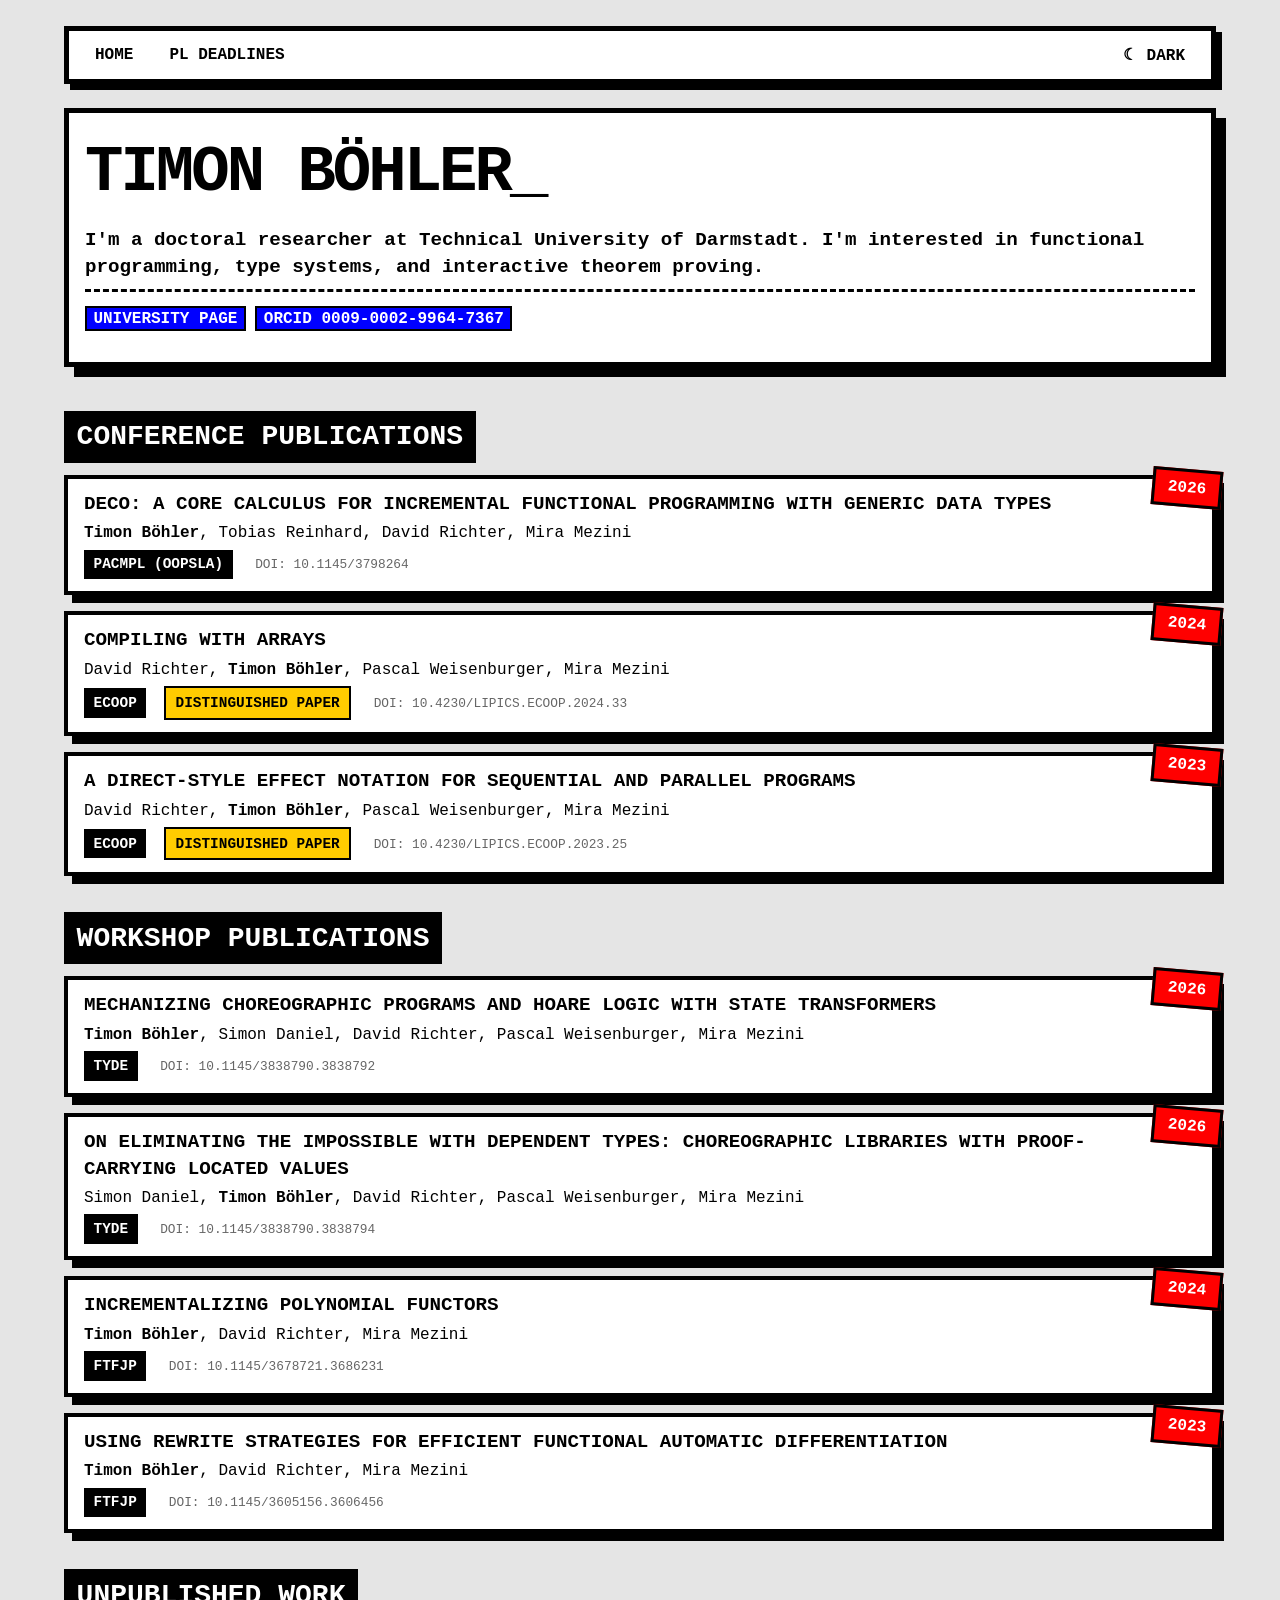
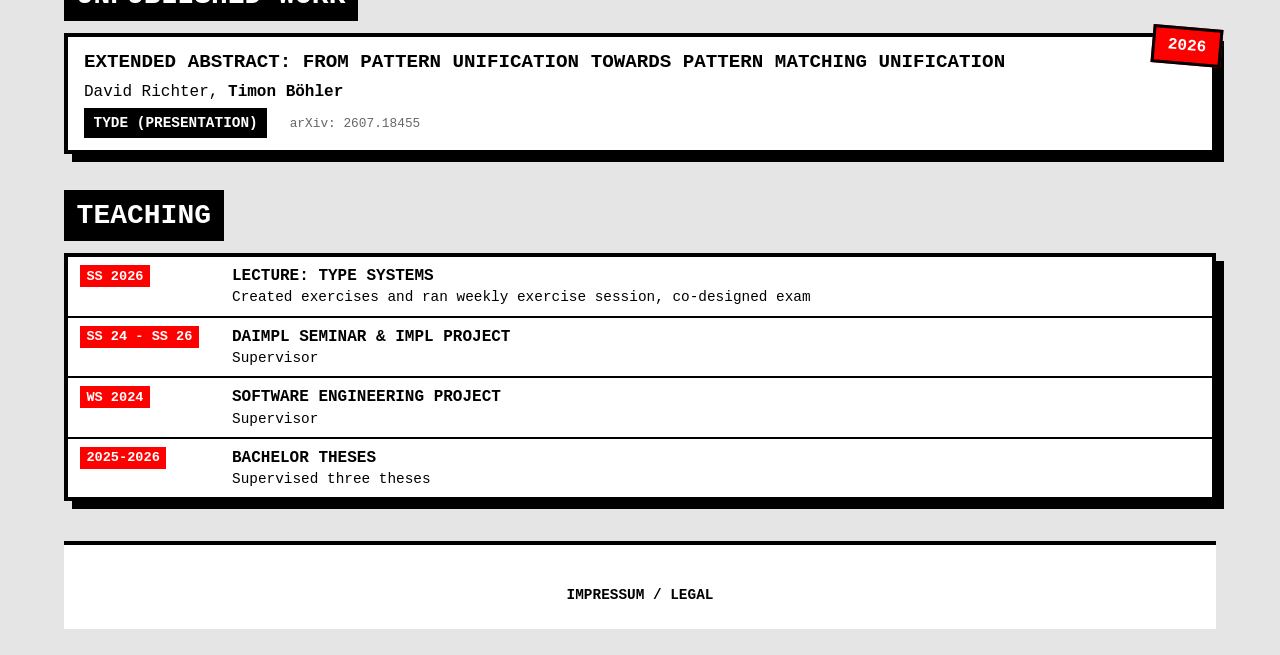
<file: index.html>
<!DOCTYPE html>
<html lang="en">
<head>
    <meta charset="UTF-8">
    <meta name="viewport" content="width=device-width, initial-scale=1.0">
    <title>Timon Böhler - Academic Profile</title>
    <script>(function(){try{var t=localStorage.getItem('theme');if(!t)t=matchMedia('(prefers-color-scheme:dark)').matches?'dark':'light';document.documentElement.setAttribute('data-theme',t)}catch(e){}})();</script>
    <link rel="stylesheet" href="style.css">
</head>
<body class="home">

    <nav class="top-nav">
        <a href="index.html">Home</a>
        <a href="conference_deadlines.html">PL Deadlines</a>
        <button class="theme-toggle" aria-label="Toggle colour scheme"></button>
    </nav>

    <header>
        <h1>TIMON BÖHLER<span class="cursor-blink">_</span></h1>
        <div class="subtitle">I'm a doctoral researcher at Technical University of Darmstadt. I'm interested in functional programming, type systems, and interactive theorem proving.</div>
        <p><a class="external-link" href="https://www.st.informatik.tu-darmstadt.de/people/timon_boehler/" target="_blank">UNIVERSITY PAGE</a>
        <a class="external-link" href="https://orcid.org/0009-0002-9964-7367" target="_blank">ORCID 0009-0002-9964-7367</a></p>
    </header>

    <main>
        <section id="research">
            <h2>CONFERENCE PUBLICATIONS</h2>
            <ul>
                <li>
                    <a href="https://doi.org/10.1145/3798264" target="_blank" class="paper-link">
                        <div class="paper-card">
                            <div class="year-badge">2026</div>
                            <span class="paper-title">DeCo: A Core Calculus for Incremental Functional Programming with Generic Data Types</span>
                            <div class="paper-authors"><strong>Timon Böhler</strong>, Tobias Reinhard, David Richter, Mira Mezini</div>
                            <div class="paper-venue">PACMPL (OOPSLA)</div>
                            <div class="paper-doi">DOI: 10.1145/3798264</div>
                        </div>
                    </a>
                </li>

                <li>
                    <a href="https://doi.org/10.4230/LIPICS.ECOOP.2024.33" target="_blank" class="paper-link">
                        <div class="paper-card">
                            <div class="year-badge">2024</div>
                            <span class="paper-title">Compiling with Arrays</span>
                            <div class="paper-authors">David Richter, <strong>Timon Böhler</strong>, Pascal Weisenburger, Mira Mezini</div>
                            <div class="paper-venue">ECOOP</div>
                            <div class="paper-award">Distinguished Paper</div>
                            <div class="paper-doi">DOI: 10.4230/LIPICS.ECOOP.2024.33</div>
                        </div>
                    </a>
                </li>

                <li>
                    <a href="https://doi.org/10.4230/LIPICS.ECOOP.2023.25" target="_blank" class="paper-link">
                        <div class="paper-card">
                            <div class="year-badge">2023</div>
                            <span class="paper-title">A Direct-Style Effect Notation for Sequential and Parallel Programs</span>
                            <div class="paper-authors">David Richter, <strong>Timon Böhler</strong>, Pascal Weisenburger, Mira Mezini</div>
                            <div class="paper-venue">ECOOP</div>
                            <div class="paper-award">Distinguished Paper</div>
                            <div class="paper-doi">DOI: 10.4230/LIPICS.ECOOP.2023.25</div>
                        </div>
                    </a>
                </li>
            </ul>
        </section>

        <section id="workshop">
            <h2>WORKSHOP PUBLICATIONS</h2>
            <ul>
                <li>
                    <a href="https://doi.org/10.1145/3838790.3838792" target="_blank" class="paper-link">
                        <div class="paper-card">
                            <div class="year-badge">2026</div>
                            <span class="paper-title">Mechanizing Choreographic Programs and Hoare Logic with State Transformers</span>
                            <div class="paper-authors"><strong>Timon Böhler</strong>, Simon Daniel, David Richter, Pascal Weisenburger, Mira Mezini</div>
                            <div class="paper-venue">TyDe</div>
                            <div class="paper-doi">DOI: 10.1145/3838790.3838792</div>
                        </div>
                    </a>
                </li>

                <li>
                    <a href="https://doi.org/10.1145/3838790.3838794" target="_blank" class="paper-link">
                        <div class="paper-card">
                            <div class="year-badge">2026</div>
                            <span class="paper-title">On Eliminating the Impossible with Dependent Types: Choreographic Libraries with Proof-Carrying Located Values</span>
                            <div class="paper-authors">Simon Daniel, <strong>Timon Böhler</strong>, David Richter, Pascal Weisenburger, Mira Mezini</div>
                            <div class="paper-venue">TyDe</div>
                            <div class="paper-doi">DOI: 10.1145/3838790.3838794</div>
                        </div>
                    </a>
                </li>

                <li>
                    <a href="https://doi.org/10.1145/3678721.3686231" target="_blank" class="paper-link">
                        <div class="paper-card">
                            <div class="year-badge">2024</div>
                            <span class="paper-title">Incrementalizing Polynomial Functors</span>
                            <div class="paper-authors"><strong>Timon Böhler</strong>, David Richter, Mira Mezini</div>
                            <div class="paper-venue">FTfJP</div>
                            <div class="paper-doi">DOI: 10.1145/3678721.3686231</div>
                        </div>
                    </a>
                </li>

                <li>
                    <a href="https://doi.org/10.1145/3605156.3606456" target="_blank" class="paper-link">
                        <div class="paper-card">
                            <div class="year-badge">2023</div>
                            <span class="paper-title">Using Rewrite Strategies for Efficient Functional Automatic Differentiation</span>
                            <div class="paper-authors"><strong>Timon Böhler</strong>, David Richter, Mira Mezini</div>
                            <div class="paper-venue">FTfJP</div>
                            <div class="paper-doi">DOI: 10.1145/3605156.3606456</div>
                        </div>
                    </a>
                </li>
            </ul>
        </section>

        <section id="preprints">
            <h2>UNPUBLISHED WORK</h2>
            <ul>
                <li>
                    <a href="https://arxiv.org/abs/2607.18455" target="_blank" class="paper-link">
                        <div class="paper-card">
                            <div class="year-badge">2026</div>
                            <span class="paper-title">Extended Abstract: From Pattern Unification Towards Pattern Matching Unification</span>
                            <div class="paper-authors">David Richter, <strong>Timon Böhler</strong></div>
                            <div class="paper-venue">TyDe (Presentation)</div>
                            <div class="paper-doi">arXiv: 2607.18455</div>
                        </div>
                    </a>
                </li>
            </ul>
        </section>

        <section id="teaching">
            <h2>TEACHING</h2>
            <ul class="compact-list">
                <li><span class="term">SS 2026</span><span class="item-title">Lecture: Type Systems</span><span class="item-role">Created exercises and ran weekly exercise session, co-designed exam</span></li>
                <li><span class="term">SS 24 - SS 26</span><span class="item-title">DAIMPL Seminar & IMPL Project</span><span class="item-role">Supervisor</span></li>
                <li><span class="term">WS 2024</span><span class="item-title">Software Engineering Project</span><span class="item-role">Supervisor</span></li>
                <li><span class="term">2025-2026</span><span class="item-title">Bachelor Theses</span><span class="item-role">Supervised three theses</span></li>
            </ul>
        </section>

<!--
        <section id="projects">
            <h2>PROJECTS</h2>
            <ul>
                <li>
                    <a href="cgp.html" class="paper-link">
                        <div class="paper-card">
                            <span class="paper-title">CGP GPU Animator</span>
                            <div class="paper-authors">Cartesian Genetic Programming to explore evolved shaders.</div>
                        </div>
                    </a>
                </li>
            </ul>
        </section>
-->
    </main>

    <footer>
        <div class="footer-links">
            <a href="impressum.html">Impressum / Legal</a>
        </div>
    </footer>

    <script src="theme.js"></script>
</body>
</html>
</file>
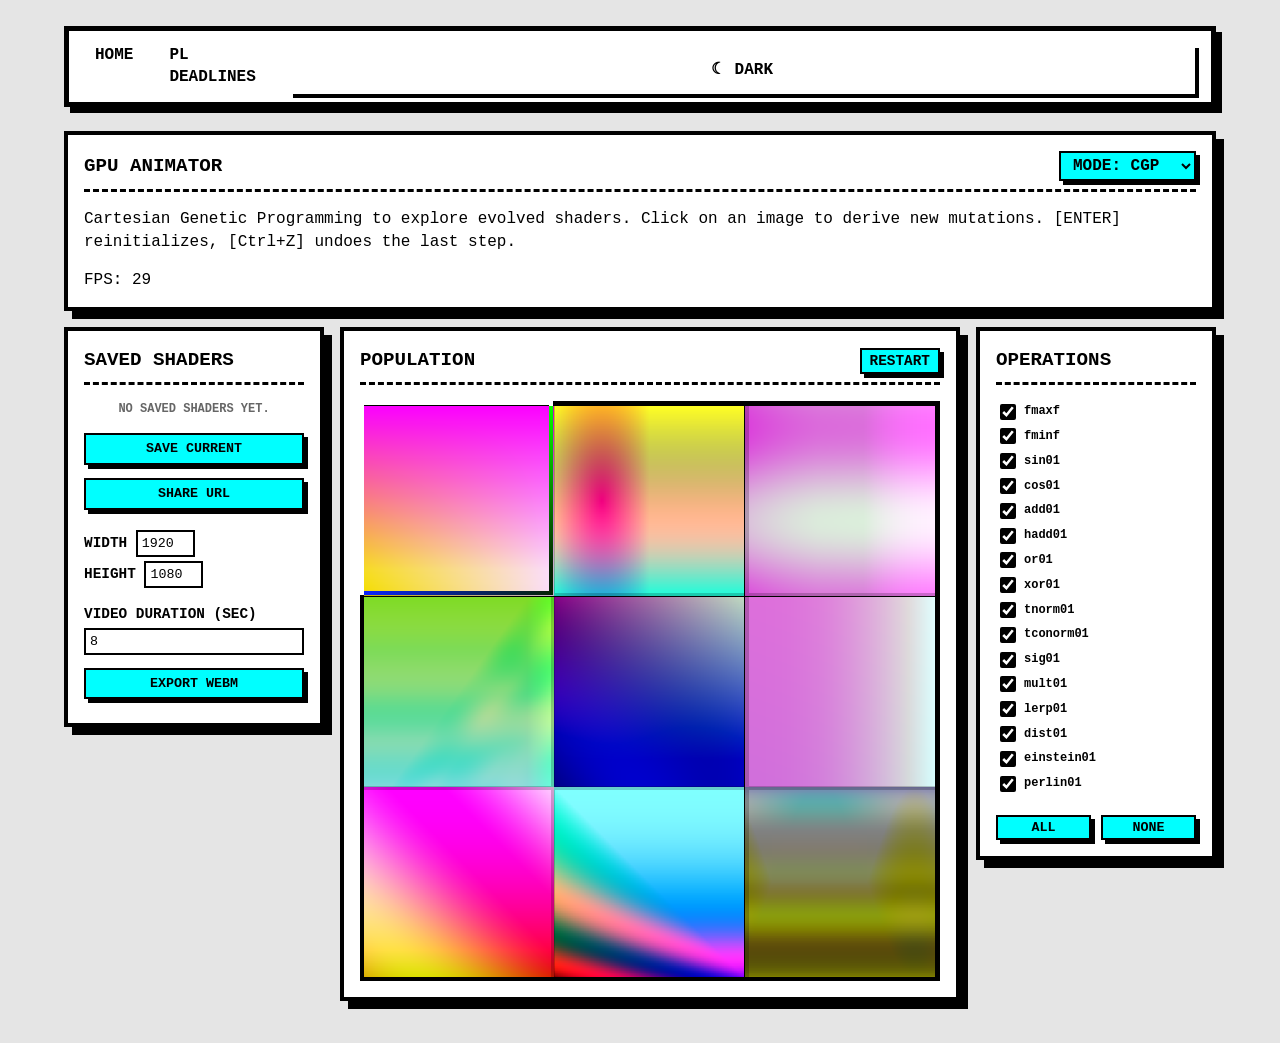
<file: cgp.html>
<!DOCTYPE html>
<html lang="en">
<head>
    <meta charset="UTF-8">
    <meta name="viewport" content="width=device-width, initial-scale=1.0">
    <script>(function(){try{var t=localStorage.getItem('theme');if(!t)t=matchMedia('(prefers-color-scheme:dark)').matches?'dark':'light';document.documentElement.setAttribute('data-theme',t)}catch(e){}})();</script>
    <title>GPU Animator (CGP & CPPN)</title>
    <link rel="stylesheet" href="style.css">
    <style>
        body {
            background-color: var(--bg);
            color: var(--fg);
            display: flex;
            flex-direction: column;
            align-items: center;
            min-height: 100vh;
        }
        .app-layout {
            display: flex;
            gap: 16px;
            align-items: flex-start;
            flex-wrap: wrap;
            width: 100%;
            max-width: 1920px;
            margin: 0 auto;
        }
        
        .paper-card {
            background: var(--card-bg);
            padding: 1rem;
            border: 4px solid var(--ink);
            box-shadow: 8px 8px 0px var(--ink);
            margin-bottom: 16px;
            width: 100%;
            box-sizing: border-box;
        }
        .panel-header {
            font-size: 1.2rem;
            font-weight: 900;
            border-bottom: 3px dashed var(--ink);
            padding-bottom: 0.5rem;
            margin-bottom: 1rem;
            text-transform: uppercase;
            display: flex;
            justify-content: space-between;
            align-items: center;
        }
        
        .info-window { width: 100%; }
        .sidebar-window { width: 260px; flex-shrink: 0; }
        .ops-window { width: 240px; flex-shrink: 0; }
        .canvas-window { 
            flex: 1;
            min-width: 300px;
            max-width: 836px;
        }

        button, select {
            background-color: var(--btn-bg);
            border: 2px solid var(--ink);
            font-weight: bold;
            padding: 0.4rem 0.8rem;
            cursor: pointer;
            font-family: inherit;
            text-transform: uppercase;
            transition: all 0.2s;
            box-shadow: 4px 4px 0px var(--ink);
            margin-top: 5px;
            color: #000;
            width: 100%;
        }
        select { width: auto; font-size: 1rem; padding: 0.2rem 0.5rem; margin: 0; }
        button:hover, select:hover { background-color: #ff00ff; color: #fff; transform: translate(2px, 2px); box-shadow: 2px 2px 0px var(--ink); }
        button:active, select:active { transform: translate(4px, 4px); box-shadow: 0px 0px 0px var(--ink); }
        
        .sidebar-actions {
            display: flex;
            flex-direction: column;
            gap: 8px;
            margin-top: 10px;
        }
        
        .sidebar-grid-field, .sidebar-inline-field {
            display: flex;
            flex-direction: column;
            font-size: 0.9rem;
            font-weight: bold;
            text-transform: uppercase;
            margin-top: 8px;
        }
        .sidebar-grid-field input, .sidebar-inline-field input {
            border: 2px solid var(--ink);
            background: var(--input-bg);
            color: var(--fg);
            padding: 4px;
            font-family: inherit;
            margin-top: 4px;
        }

        .saved-shader-item {
            display: flex;
            justify-content: space-between;
            align-items: center;
            padding: 6px;
            border: 2px solid transparent;
            cursor: pointer;
            margin-bottom: 4px;
        }
        .saved-shader-item:hover { background: var(--card-hover-bg); border-color: var(--ink); color: #000; }
        .saved-shader-item.active-saved { background: var(--block-bg); color: var(--block-fg); }
        .saved-shader-item .shader-name { font-size: 12px; overflow: hidden; text-overflow: ellipsis; white-space: nowrap; flex: 1; font-weight: bold; }
        .saved-shader-item .delete-btn {
            background: none; border: none; color: inherit; cursor: pointer; box-shadow: none; font-size: 16px; padding: 0 4px; margin-left: 5px; margin-top: 0; width: auto;
        }
        .saved-shader-item .delete-btn:hover { color: var(--badge-bg); transform: none; background: none; border: none; box-shadow: none;}
        
        .op-group { display: flex; flex-direction: column; gap: 4px; max-height: 50vh; overflow-y: auto; padding-right: 10px;}
        .op-option { display: flex; align-items: center; padding: 2px 4px; }
        .op-option:hover { background: var(--card-hover-bg); color: #000; }
        .op-option input[type=checkbox] { cursor: pointer; accent-color: var(--ink); width: 16px; height: 16px; margin: 0;}
        .op-option label { font-size: 12px; font-family: monospace; margin-left: 8px; user-select: none; font-weight: bold;}
        
        .ops-btn-row { display: flex; gap: 10px; margin-top: 1rem; }
        .ops-btn-row button { flex: 1; padding: 0.2rem; }

        .container { position: relative; width: 100%; aspect-ratio: 1; }
        canvas { display: block; width: 100%; height: 100%; image-rendering: pixelated; border: 4px solid var(--ink); box-sizing: border-box;}
        .grid-overlay { position: absolute; inset: 0; display: grid; grid-template-columns: repeat(3, 1fr); grid-template-rows: repeat(3, 1fr); pointer-events: none; }
        .grid-cell { box-sizing: border-box; border: 2px solid var(--grid-line); }
        .grid-cell.selected { border: 4px solid #fff; box-shadow: inset 0 0 0 4px #000; mix-blend-mode: difference;}
        
        #saved-empty { font-size: 12px; font-weight: bold; text-transform: uppercase; color: var(--muted); text-align: center; }
        
        .hidden-panel { display: none !important; }

        nav.top-nav { width: 100%; }

        @media (max-width: 860px) {
            .app-layout { flex-direction: column; align-items: stretch; }
            .sidebar-window, .ops-window, .canvas-window { width: 100%; max-width: none; }
        }
    </style>
</head>
<body>

    <nav class="top-nav">
        <a href="index.html">Home</a>
        <a href="conference_deadlines.html">PL Deadlines</a>
        <button class="theme-toggle" aria-label="Toggle colour scheme"></button>
    </nav>

    <div class="paper-card info-window">
        <div class="panel-header">
            <span>GPU Animator</span>
            <select id="engine-select">
                <option value="cgp">Mode: CGP</option>
                <option value="cppn">Mode: CPPN</option>
            </select>
        </div>
        <div class="window-body">
            <p class="info-copy" id="info-text">
                Explore evolved shaders. Click on an image to derive new mutations. [ENTER] reinitializes, [Ctrl+Z] undoes the last step.
            </p>
            <span id="fps">FPS: ...</span>
        </div>
    </div>

    <div class="app-layout">
        <div class="paper-card sidebar-window">
            <div class="panel-header">
                <span>Saved Shaders</span>
            </div>
            <div class="window-body">
                <div class="saved-panel" id="saved-list"><div id="saved-empty">No saved shaders yet.</div></div>
                <div class="sidebar-actions">
                    <button class="action-btn" id="save-btn">Save Current</button>
                    <button class="action-btn" id="share-btn">Share URL</button>
                    <div class="sidebar-grid-field">
                        <label for="export-width">
                            <span>Width</span>
                            <input id="export-width" type="number" min="16" max="8192" step="1" value="1920">
                        </label>
                        <label for="export-height">
                            <span>Height</span>
                            <input id="export-height" type="number" min="16" max="8192" step="1" value="1080">
                        </label>
                    </div>
                    <label class="sidebar-inline-field" for="export-duration">
                        <span>Video Duration (sec)</span>
                        <input id="export-duration" type="number" min="0.5" max="60" step="0.5" value="8">
                    </label>
                    <button class="action-btn" id="export-btn">Export WebM</button>
                    <div class="sidebar-status" id="export-status"></div>
                </div>
            </div>
        </div>

        <div class="paper-card canvas-window">
            <div class="panel-header">
                <span>Population</span>
                <button id="restart-btn" style="width: auto; margin-top: 0; padding: 0.2rem 0.5rem; font-size: 0.9rem;">Restart</button>
            </div>
            <div class="window-body canvas-panel">
                <div class="container">
                    <canvas id="glcanvas" width="800" height="800"></canvas>
                    <div class="grid-overlay" id="overlay">
                        <div class="grid-cell selected" id="cell-0"></div><div class="grid-cell" id="cell-1"></div><div class="grid-cell" id="cell-2"></div>
                        <div class="grid-cell" id="cell-3"></div><div class="grid-cell" id="cell-4"></div><div class="grid-cell" id="cell-5"></div>
                        <div class="grid-cell" id="cell-6"></div><div class="grid-cell" id="cell-7"></div><div class="grid-cell" id="cell-8"></div>
                    </div>
                </div>
            </div>
        </div>

        <div class="paper-card ops-window" id="ops-sidebar">
            <div class="panel-header">
                <span id="ops-panel-title">Operations</span>
            </div>
            <div class="window-body">
                <div class="ops-panel op-group" id="ops-list"></div>
                <div class="ops-btn-row">
                    <button id="ops-all">All</button>
                    <button id="ops-none">None</button>
                </div>
            </div>
        </div>

        <div class="paper-card ops-window hidden-panel" id="inputs-sidebar">
            <div class="panel-header">
                <span>Inputs</span>
            </div>
            <div class="window-body">
                <div class="ops-panel op-group" id="input-list"></div>
                <div class="ops-btn-row">
                    <button id="inputs-all">All</button>
                    <button id="inputs-none">None</button>
                </div>
            </div>
        </div>
    </div>

<script>
const POP_SIZE = 9, GRID_DIM = 3;
const MAX_UNDO = 30;

let currentMode = "cgp"; 
let population = [];
let programs = [];
let selectedGenome = 0;
let undoStack = [];
let activeSavedId = null;

const canvas = document.getElementById("glcanvas");
const gl = canvas.getContext("webgl");
if (!gl) { throw new Error("WebGL is not supported by this browser."); }

const vertexShaderSource = `attribute vec2 a_position;
varying vec2 v_uv;
void main() {
    v_uv = a_position * 0.5 + 0.5;
    gl_Position = vec4(a_position, 0.0, 1.0);
}`;

function createShader(context, type, source) {
    let shader = context.createShader(type);
    context.shaderSource(shader, source);
    context.compileShader(shader);
    if (!context.getShaderParameter(shader, context.COMPILE_STATUS)) {
        console.error(context.getShaderInfoLog(shader));
        context.deleteShader(shader);
        return null;
    }
    return shader;
}
const vertexShader = createShader(gl, gl.VERTEX_SHADER, vertexShaderSource);

function createProgram(context, sharedVertexShader, fragmentSource) {
    if (!sharedVertexShader) return null;
    let fragmentShader = createShader(context, context.FRAGMENT_SHADER, fragmentSource);
    if (!fragmentShader) return null;
    let program = context.createProgram();
    context.attachShader(program, sharedVertexShader);
    context.attachShader(program, fragmentShader);
    context.bindAttribLocation(program, 0, "a_position");
    context.linkProgram(program);
    context.deleteShader(fragmentShader);
    if (!context.getProgramParameter(program, context.LINK_STATUS)) {
        console.error(context.getProgramInfoLog(program));
        context.deleteProgram(program);
        return null;
    }
    return program;
}

function createPositionBuffer(context) {
    const buffer = context.createBuffer();
    context.bindBuffer(context.ARRAY_BUFFER, buffer);
    context.bufferData(context.ARRAY_BUFFER, new Float32Array([-1,-1,  1,-1,  -1,1,  1,1]), context.STATIC_DRAW);
    return buffer;
}
function bindPositionBuffer(context, buffer) {
    context.bindBuffer(context.ARRAY_BUFFER, buffer);
    context.enableVertexAttribArray(0);
    context.vertexAttribPointer(0, 2, context.FLOAT, false, 0, 0);
}
const positionBuffer = createPositionBuffer(gl);

const rand01 = () => Math.random();
const randInt = (max) => Math.floor(Math.random() * max);
function clamp(value, min, max) { return Math.max(min, Math.min(max, value)); }

const CGP_P_NODE = 0.1, CGP_P_OUT = 0.2;
const CGP_N_INPUTS = 3, CGP_N_OUTPUTS = 3, CGP_N_NODES = 15;
const CGP_OP_NAMES = [
    "fmaxf", "fminf", "sin01", "cos01", "add01", "hadd01", "or01", "xor01", 
    "tnorm01", "tconorm01", "sig01", "mult01", "lerp01", "dist01", "einstein01", "perlin01"
];
const CGP_OP_FORMULAS = [
    "max(x, y)", "min(x, y)", "(sin(2π(x+y)) + 1) / 2", "(cos(2π(x+y)) + 1) / 2", "min(x + y, 1)", "(x + y) / 2",
    "x + y − x·y", "x + y − 2·x·y", "max(0, x + y − 1)", "min(1, x + y)", "1 / (1 + e^(−x−y))",
    "x · y", "x·(1−y) + y", "min(1, √((x−½)²+(y−½)²) / √½)", "(x·y) / (2 − x − y + x·y)", null
];
const CGP_N_OPS = CGP_OP_NAMES.length;
let cgpEnabledOps = new Array(CGP_N_OPS).fill(true);

function cgpRandEnabledOp() {
    const active = cgpEnabledOps.reduce((acc, on, i) => { if (on) acc.push(i); return acc; }, []);
    if (active.length === 0) return randInt(CGP_N_OPS);
    return active[randInt(active.length)];
}
function cgpGenerateNodeInput(currentNodeId) {
    let maxOptions = CGP_N_INPUTS + currentNodeId;
    if (maxOptions <= 0) return -CGP_N_INPUTS;
    return randInt(maxOptions) - CGP_N_INPUTS;
}
function cgpInitGenome() {
    let nodes = [];
    for (let i = 0; i < CGP_N_NODES; i++) {
        nodes.push({ func: cgpRandEnabledOp(), in1: cgpGenerateNodeInput(i), in2: cgpGenerateNodeInput(i) });
    }
    let outputs = Array.from({length: CGP_N_OUTPUTS}, () => randInt(CGP_N_NODES));
    return { nodes, outputs };
}
function cgpMutate(g) {
    let newG = { nodes: [], outputs: [] };
    for (let i = 0; i < CGP_N_OUTPUTS; i++) newG.outputs[i] = (rand01() < CGP_P_OUT) ? randInt(CGP_N_NODES) : g.outputs[i];
    for (let i = 0; i < CGP_N_NODES; i++) {
        newG.nodes[i] = {
            func: (rand01() < CGP_P_NODE) ? cgpRandEnabledOp() : g.nodes[i].func,
            in1: (rand01() < CGP_P_NODE) ? cgpGenerateNodeInput(i) : g.nodes[i].in1,
            in2: (rand01() < CGP_P_NODE) ? cgpGenerateNodeInput(i) : g.nodes[i].in2
        };
    }
    return newG;
}
function cgpGetActiveNodes(g) {
    let active = new Array(CGP_N_NODES).fill(false);
    function mark(idx) {
        if (idx < 0 || idx >= CGP_N_NODES || active[idx]) return;
        active[idx] = true;
        mark(g.nodes[idx].in1);
        mark(g.nodes[idx].in2);
    }
    g.outputs.forEach(idx => mark(idx));
    return active;
}

const cgpGlslHeader = `
precision highp float;
varying vec2 v_uv;
uniform float u_time;
#define PI 3.14159265359

float op_fmaxf(float x, float y) { return max(x, y); }
float op_fminf(float x, float y) { return min(x, y); }
float op_sin01(float x, float y) { return (sin(2.0 * PI * (x + y)) + 1.0) / 2.0; }
float op_cos01(float x, float y) { return (cos(2.0 * PI * (x + y)) + 1.0) / 2.0; }
float op_add01(float x, float y) { return min(x + y, 1.0); }
float op_hadd01(float x, float y) { return (x + y) / 2.0; }
float op_or01(float x, float y) { return x + y - x * y; }
float op_xor01(float x, float y) { return x + y - 2.0 * x * y; }
float op_tnorm01(float x, float y) { return max(0.0, x + y - 1.0); }
float op_tconorm01(float x, float y) { return min(1.0, x + y); }
float op_sig01(float x, float y) { return 1.0 / (1.0 + exp(-x - y)); }
float op_mult01(float x, float y) { return x * y; }
float op_lerp01(float x, float y) { return x * (1.0 - y) + y; }
float op_dist01(float x, float y) { return min(1.0, sqrt((x - 0.5)*(x - 0.5) + (y - 0.5)*(y - 0.5)) / 0.707106); }
float op_einstein01(float x, float y) { return (x * y) / (2.0 - x - y + x * y + 0.000001); }
vec2 _hash2(vec2 p) {
    p = vec2(dot(p, vec2(127.1, 311.7)), dot(p, vec2(269.5, 183.3)));
    return -1.0 + 2.0 * fract(sin(p) * 43758.5453);
}
float op_perlin01(float x, float y) {
    vec2 p = vec2(x, y) * 4.0;
    vec2 i = floor(p);
    vec2 f = fract(p);
    vec2 u = f * f * (3.0 - 2.0 * f);
    float v = mix(
        mix(dot(_hash2(i + vec2(0.0, 0.0)), f - vec2(0.0, 0.0)),
            dot(_hash2(i + vec2(1.0, 0.0)), f - vec2(1.0, 0.0)), u.x),
        mix(dot(_hash2(i + vec2(0.0, 1.0)), f - vec2(0.0, 1.0)),
            dot(_hash2(i + vec2(1.0, 1.0)), f - vec2(1.0, 1.0)), u.x), u.y);
    return clamp(v * 0.5 + 0.5, 0.0, 1.0);
}
void main() {
    float in0 = v_uv.x;
    float in1 = v_uv.y;
    float in2 = u_time;
`;
const cgpGlslFooter = `
    gl_FragColor = vec4(out0, out1, out2, 1.0);
}`;

function cgpGenomeToGLSL(g) {
    let active = cgpGetActiveNodes(g);
    let body = "";
    for (let i = 0; i < CGP_N_NODES; i++) {
        if (!active[i]) continue;
        let n = g.nodes[i];
        let arg1 = n.in1 < 0 ? `in${n.in1 + CGP_N_INPUTS}` : `x${n.in1}`;
        let arg2 = n.in2 < 0 ? `in${n.in2 + CGP_N_INPUTS}` : `x${n.in2}`;
        body += `    float x${i} = op_${CGP_OP_NAMES[n.func]}(${arg1}, ${arg2});\n`;
    }
    for (let i = 0; i < CGP_N_OUTPUTS; i++) {
        let outIdx = g.outputs[i];
        if (outIdx >= 0 && active[outIdx]) {
            body += `    float out${i} = x${outIdx};\n`;
        } else {
            body += `    float out${i} = 0.0;\n`;
        }
    }
    return cgpGlslHeader + body + cgpGlslFooter;
}

function cgpPack(g) {
    const bits = [];
    const push = (val, n) => { for (let i = n - 1; i >= 0; i--) bits.push((val >> i) & 1); };
    for (const node of g.nodes) {
        push(node.func, 4);
        push(node.in1 + CGP_N_INPUTS, 5);
        push(node.in2 + CGP_N_INPUTS, 5);
    }
    for (const out of g.outputs) push(out, 4);
    while (bits.length % 8 !== 0) bits.push(0);
    const bytes = [];
    for (let i = 0; i < bits.length; i += 8) {
        let b = 0;
        for (let j = 0; j < 8; j++) b = (b << 1) | bits[i + j];
        bytes.push(b);
    }
    return btoa(String.fromCharCode(...bytes)).replace(/\+/g, "-").replace(/\//g, "_").replace(/=+$/, "");
}
function cgpUnpack(b64) {
    const s = b64.replace(/-/g, "+").replace(/_/g, "/");
    const binary = atob(s + "=".repeat((4 - s.length % 4) % 4));
    const bits = [];
    for (let i = 0; i < binary.length; i++) {
        const b = binary.charCodeAt(i);
        for (let j = 7; j >= 0; j--) bits.push((b >> j) & 1);
    }
    let pos = 0;
    const read = (n) => { let v = 0; for (let i = 0; i < n; i++) v = (v << 1) | (bits[pos++] || 0); return v; };
    const nodes = [];
    for (let i = 0; i < CGP_N_NODES; i++) {
        const func = read(4);
        nodes.push({ func, in1: read(5) - CGP_N_INPUTS, in2: read(5) - CGP_N_INPUTS });
    }
    const outputs = [];
    for (let i = 0; i < CGP_N_OUTPUTS; i++) outputs.push(read(4));
    return { nodes, outputs };
}

const CPPN_N_HIDDEN = 8, CPPN_N_OUTPUTS = 3;
const CPPN_INPUT_NAMES = ["x", "y", "radius", "sinAngle", "cosAngle", "time", "bias"];
const CPPN_INPUT_FORMULAS = ["x Position", "y Position", "sqrt(x^2 + y^2)", "sin(atan(y, x))", "cos(atan(y, x))", "sin(time * 0.9)", "1"];
const CPPN_N_INPUTS = CPPN_INPUT_NAMES.length;
const CPPN_WEIGHT_LIMIT = 3.0, CPPN_PACK_VERSION = 1;
const CPPN_P_ACTIVATION = 0.12, CPPN_P_WEIGHT = 0.22, CPPN_P_BIAS = 0.18, CPPN_P_RESET = 0.05, CPPN_WEIGHT_SIGMA = 0.42;

const CPPN_OP_NAMES = ["linear", "sin", "cos", "gauss", "tanh", "sigmoid", "abs", "square", "triangle", "step", "relu"];
const CPPN_OP_FORMULAS = ["x", "sin(pi*x)", "cos(pi*x)", "exp(-2*x^2)", "tanh(x)", "2/(1+exp(-x)) - 1", "abs(x)", "x^2", "1 - 2*abs(fract((x+1)/2) - 0.5)", "x >= 0 ? 1 : -1", "x >= 0 ? x : 0"];
const CPPN_N_OPS = CPPN_OP_NAMES.length;
let cppnEnabledOps = new Array(CPPN_N_OPS).fill(true);
let cppnEnabledInputs = new Array(CPPN_N_INPUTS).fill(true);

const cppnGlslHeader = `
precision highp float;
varying vec2 v_uv;
uniform float u_time;
uniform float u_aspect;
#define PI 3.14159265359

float cp_linear(float x) { return x; }
float cp_sin(float x) { return sin(PI * x); }
float cp_cos(float x) { return cos(PI * x); }
float cp_gauss(float x) { return exp(-2.0 * x * x); }
float cp_tanh(float x) { float ex = exp(2.0 * x); return (ex - 1.0) / (ex + 1.0); }
float cp_sigmoid(float x) { return 2.0 / (1.0 + exp(-x)) - 1.0; }
float cp_abs(float x) { return abs(x); }
float cp_square(float x) { return x * x; }
float cp_triangle(float x) { float wrapped = fract((x + 1.0) * 0.5); return 1.0 - 4.0 * abs(wrapped - 0.5); }
float cp_step(float x) { return x >= 0.0 ? 1.0 : -1.0; }
float cp_relu(float x) { return x >= 0.0 ? x : 0.0; }

void main() {
    float aspect = (u_aspect == 0.0) ? 1.0 : u_aspect;
    vec2 pos = v_uv * 2.0 - 1.0;
    pos.x *= aspect;
    float angle = atan(pos.y, pos.x);
    float in0 = pos.x; float in1 = pos.y; float in2 = length(pos);
    float in3 = sin(angle); float in4 = cos(angle);
    float in5 = sin(u_time * 0.9); float in6 = 1.0;
`;
const cppnGlslFooter = `
    gl_FragColor = vec4(out0, out1, out2, 1.0);
}`;

function cppnRandWeight() { return (Math.random() * 2.0 - 1.0) * 1.35; }
function cppnRandNormal() {
    let u=0, v=0; while(u===0) u=Math.random(); while(v===0) v=Math.random();
    return Math.sqrt(-2.0 * Math.log(u)) * Math.cos(2.0 * Math.PI * v);
}
function cppnRandEnabledOp() {
    const active = cppnEnabledOps.reduce((acc, isEnabled, i) => { if (isEnabled) acc.push(i); return acc; }, []);
    if (active.length === 0) return randInt(CPPN_N_OPS);
    return active[randInt(active.length)];
}
function cppnMaskInputWeight(w, i) { if (i < CPPN_N_INPUTS && !cppnEnabledInputs[i]) return 0; return w; }
function cppnRandomWeightForIndex(i) { return cppnMaskInputWeight(cppnRandWeight(), i); }

function cppnApplyInputMask(g) {
    return {
        hidden: g.hidden.map(n => ({ activation: n.activation, bias: n.bias, weights: n.weights.map((w, i) => cppnMaskInputWeight(w, i)) })),
        outputs: g.outputs.map(n => ({ bias: n.bias, weights: n.weights.map((w, i) => cppnMaskInputWeight(w, i)) }))
    };
}
function cppnInitGenome() {
    const hidden = [];
    for (let i = 0; i < CPPN_N_HIDDEN; i++) {
        hidden.push({
            activation: cppnRandEnabledOp(), bias: cppnRandWeight(),
            weights: Array.from({ length: CPPN_N_INPUTS + i }, (_, wi) => cppnRandomWeightForIndex(wi))
        });
    }
    const outputs = Array.from({ length: CPPN_N_OUTPUTS }, () => ({
        bias: cppnRandWeight(),
        weights: Array.from({ length: CPPN_N_INPUTS + CPPN_N_HIDDEN }, (_, wi) => cppnRandomWeightForIndex(wi))
    }));
    return { hidden, outputs };
}
function cppnMutateScalar(v, chance) {
    if (rand01() >= chance) return v;
    if (rand01() < CPPN_P_RESET) return cppnRandWeight();
    return clamp(v + cppnRandNormal() * CPPN_WEIGHT_SIGMA, -CPPN_WEIGHT_LIMIT, CPPN_WEIGHT_LIMIT);
}
function cppnMutate(g) {
    return cppnApplyInputMask({
        hidden: g.hidden.map(n => ({
            activation: rand01() < CPPN_P_ACTIVATION ? cppnRandEnabledOp() : n.activation,
            bias: cppnMutateScalar(n.bias, CPPN_P_BIAS),
            weights: n.weights.map((w, i) => cppnMaskInputWeight(cppnMutateScalar(w, CPPN_P_WEIGHT), i))
        })),
        outputs: g.outputs.map(n => ({
            bias: cppnMutateScalar(n.bias, CPPN_P_BIAS),
            weights: n.weights.map((w, i) => cppnMaskInputWeight(cppnMutateScalar(w, CPPN_P_WEIGHT), i))
        }))
    });
}
function cppnValidate(g) {
    if (!g || !Array.isArray(g.hidden) || !Array.isArray(g.outputs)) return false;
    if (g.hidden.length !== CPPN_N_HIDDEN || g.outputs.length !== CPPN_N_OUTPUTS) return false;
    for (let i = 0; i < g.hidden.length; i++) {
        const n = g.hidden[i];
        if (!n || !Array.isArray(n.weights) || n.weights.length !== CPPN_N_INPUTS + i) return false;
        if (!Number.isFinite(n.bias) || !Number.isInteger(n.activation)) return false;
    }
    for (const n of g.outputs) {
        if (!n || !Array.isArray(n.weights) || n.weights.length !== CPPN_N_INPUTS + CPPN_N_HIDDEN) return false;
        if (!Number.isFinite(n.bias)) return false;
    }
    return true;
}
function cppnSanitize(g) {
    return cppnApplyInputMask({
        hidden: g.hidden.map((n, i) => ({
            activation: ((n.activation % CPPN_N_OPS) + CPPN_N_OPS) % CPPN_N_OPS,
            bias: clamp(Number(n.bias) || 0, -CPPN_WEIGHT_LIMIT, CPPN_WEIGHT_LIMIT),
            weights: n.weights.slice(0, CPPN_N_INPUTS + i).map(w => clamp(Number(w) || 0, -CPPN_WEIGHT_LIMIT, CPPN_WEIGHT_LIMIT))
        })),
        outputs: g.outputs.map(n => ({
            bias: clamp(Number(n.bias) || 0, -CPPN_WEIGHT_LIMIT, CPPN_WEIGHT_LIMIT),
            weights: n.weights.slice(0, CPPN_N_INPUTS + CPPN_N_HIDDEN).map(w => clamp(Number(w) || 0, -CPPN_WEIGHT_LIMIT, CPPN_WEIGHT_LIMIT))
        }))
    });
}
function cppnGlslFloat(value) {
    const s = Math.abs(value) < 0.0001 ? 0 : clamp(value, -CPPN_WEIGHT_LIMIT, CPPN_WEIGHT_LIMIT);
    let t = s.toFixed(4).replace(/\.0+$/, ".0").replace(/(\.\d*?)0+$/, "$1");
    if (t === "-0.0" || t === "-0") t = "0.0";
    if (!t.includes(".")) t += ".0";
    return t;
}
function cppnWeightedExp(weights, bias, res) {
    const parts = [cppnGlslFloat(bias)];
    weights.forEach((w, i) => parts.push(`${cppnGlslFloat(w)} * ${res(i)}`));
    return parts.join(" + ");
}
function cppnGenomeToGLSL(g) {
    let body = "";
    g.hidden.forEach((n, i) => {
        const exp = cppnWeightedExp(n.weights, n.bias, wi => (wi < CPPN_N_INPUTS ? `in${wi}` : `h${wi - CPPN_N_INPUTS}`));
        body += `    float h${i} = cp_${CPPN_OP_NAMES[n.activation]}(${exp});\n`;
    });
    g.outputs.forEach((n, i) => {
        const exp = cppnWeightedExp(n.weights, n.bias, wi => (wi < CPPN_N_INPUTS ? `in${wi}` : `h${wi - CPPN_N_INPUTS}`));
        body += `    float out${i} = clamp(0.5 + 0.5 * cp_tanh(${exp}), 0.0, 1.0);\n`;
    });
    return cppnGlslHeader + body + cppnGlslFooter;
}
function cppnEncodeSignedByte(v) {
    const q = Math.round(clamp(v, -CPPN_WEIGHT_LIMIT, CPPN_WEIGHT_LIMIT) / CPPN_WEIGHT_LIMIT * 127);
    return q < 0 ? q + 256 : q;
}
function cppnDecodeSignedByte(b) {
    const s = b > 127 ? b - 256 : b;
    return clamp(s / 127 * CPPN_WEIGHT_LIMIT, -CPPN_WEIGHT_LIMIT, CPPN_WEIGHT_LIMIT);
}
function cppnPack(g) {
    const bytes = [CPPN_PACK_VERSION];
    g.hidden.forEach(n => { bytes.push(n.activation & 255); bytes.push(cppnEncodeSignedByte(n.bias)); n.weights.forEach(w => bytes.push(cppnEncodeSignedByte(w))); });
    g.outputs.forEach(n => { bytes.push(cppnEncodeSignedByte(n.bias)); n.weights.forEach(w => bytes.push(cppnEncodeSignedByte(w))); });
    return btoa(String.fromCharCode(...bytes)).replace(/\+/g, "-").replace(/\//g, "_").replace(/=+$/, "");
}
function cppnUnpack(enc) {
    const b64 = enc.replace(/-/g, "+").replace(/_/g, "/");
    const bin = atob(b64 + "=".repeat((4 - b64.length % 4) % 4));
    const bytes = []; for (let i = 0; i < bin.length; i++) bytes.push(bin.charCodeAt(i));
    let off = 0; if (bytes[off++] !== CPPN_PACK_VERSION) throw new Error("Incompatible CPPN.");
    const hidden = [];
    for (let i = 0; i < CPPN_N_HIDDEN; i++) {
        const activation = bytes[off++] % CPPN_N_OPS;
        const bias = cppnDecodeSignedByte(bytes[off++]);
        const weights = [];
        for (let wi = 0; wi < CPPN_N_INPUTS + i; wi++) weights.push(cppnDecodeSignedByte(bytes[off++]));
        hidden.push({ activation, bias, weights });
    }
    const outputs = [];
    for (let i = 0; i < CPPN_N_OUTPUTS; i++) {
        const bias = cppnDecodeSignedByte(bytes[off++]);
        const weights = [];
        for (let wi = 0; wi < CPPN_N_INPUTS + CPPN_N_HIDDEN; wi++) weights.push(cppnDecodeSignedByte(bytes[off++]));
        outputs.push({ bias, weights });
    }
    const g = { hidden, outputs }; if (!cppnValidate(g)) throw new Error("Broken CPPN."); return g;
}

function getGenomeToGLSL(g) { return currentMode === "cgp" ? cgpGenomeToGLSL(g) : cppnGenomeToGLSL(g); }
function mutateGenome(g) { return currentMode === "cgp" ? cgpMutate(g) : cppnMutate(g); }
function cloneGenome(g) { return JSON.parse(JSON.stringify(g)); }
function initSingleGenome() { return currentMode === "cgp" ? cgpInitGenome() : cppnInitGenome(); }

function deletePrograms() { programs.forEach(p => { if (p) gl.deleteProgram(p); }); programs = []; }
function buildPrograms() { programs = population.map(g => createProgram(gl, vertexShader, getGenomeToGLSL(g))); }

function replaceGenome(idx, g) {
    population[idx] = cloneGenome(g);
    if (programs[idx]) gl.deleteProgram(programs[idx]);
    programs[idx] = createProgram(gl, vertexShader, getGenomeToGLSL(population[idx]));
}
function pushUndo() {
    undoStack.push({ mode: currentMode, population: population.map(cloneGenome), selectedGenome, activeSavedId });
    if (undoStack.length > MAX_UNDO) undoStack.shift();
}
function undo() {
    if (undoStack.length === 0) return;
    const snap = undoStack.pop();
    if (snap.mode !== currentMode) setMode(snap.mode);
    deletePrograms();
    population = snap.population.map(cloneGenome);
    buildPrograms();
    activeSavedId = snap.activeSavedId;
    selectGenome(snap.selectedGenome);
    renderSavedList();
}
function initPopulation() {
    if (population.length > 0) pushUndo();
    deletePrograms();
    population = Array.from({ length: POP_SIZE }, initSingleGenome);
    buildPrograms();
    activeSavedId = null;
    selectGenome(0);
    renderSavedList();
}
function selectGenome(idx) {
    selectedGenome = idx;
    document.querySelectorAll(".grid-cell").forEach((c, i) => c.classList.toggle("selected", i === idx));
    if (population[idx]) {
        let h = currentMode === "cgp" ? "#g=" + cgpPack(population[idx]) : "#cppn=" + cppnPack(population[idx]);
        history.replaceState(null, "", h);
    }
}
function evolveFrom(idx) {
    pushUndo();
    const base = cloneGenome(population[idx]);
    for (let c = 0; c < POP_SIZE; c++) {
        if (c === idx) continue;
        replaceGenome(c, mutateGenome(base));
    }
    activeSavedId = null;
    selectGenome(idx);
    renderSavedList();
}

function getStorageKey() { return currentMode === "cgp" ? "cgp_saved_shaders" : "cppn_saved_networks_v1"; }
function loadSaved() {
    try {
        let parsed = JSON.parse(localStorage.getItem(getStorageKey()) || "[]");
        if (currentMode === "cppn") return parsed.filter(e => e && e.id && e.name && cppnValidate(e.genome));
        return parsed;
    } catch (e) { return []; }
}
function persistSaved(list) { localStorage.setItem(getStorageKey(), JSON.stringify(list)); }

function renderSavedList() {
    const list = loadSaved();
    const container = document.getElementById("saved-list");
    if (list.length === 0) {
        container.innerHTML = '<div id="saved-empty">No saved shaders yet.</div>';
        return;
    }
    container.innerHTML = "";
    for (const entry of list) {
        const item = document.createElement("div");
        item.className = "saved-shader-item";
        item.classList.toggle("active-saved", entry.id === activeSavedId);
        const nameSpan = document.createElement("span");
        nameSpan.className = "shader-name"; nameSpan.title = entry.name; nameSpan.textContent = entry.name;
        item.appendChild(nameSpan);
        const delBtn = document.createElement("button");
        delBtn.className = "delete-btn"; delBtn.textContent = "\u00d7";
        delBtn.addEventListener("click", e => { e.stopPropagation(); deleteSaved(entry.id); });
        item.appendChild(delBtn);
        item.addEventListener("click", () => loadSavedItem(entry.id));
        container.appendChild(item);
    }
}
function saveCurrent() {
    const name = prompt("Name for this shader:", (currentMode === "cgp"?"CGP":"CPPN")+" " + new Date().toLocaleTimeString());
    if (!name) return;
    const list = loadSaved();
    const id = Date.now().toString(36);
    list.push({ id, name: name.trim(), genome: cloneGenome(population[selectedGenome]) });
    persistSaved(list);
    activeSavedId = id;
    renderSavedList();
}
function deleteSaved(id) {
    persistSaved(loadSaved().filter(e => e.id !== id));
    if (activeSavedId === id) activeSavedId = null;
    renderSavedList();
}
function loadSavedItem(id) {
    const entry = loadSaved().find(e => e.id === id);
    if (!entry) return;
    pushUndo();
    const base = currentMode === "cppn" ? cppnSanitize(entry.genome) : cloneGenome(entry.genome);
    replaceGenome(selectedGenome, base);
    for (let i = 0; i < POP_SIZE; i++) {
        if (i === selectedGenome) continue;
        replaceGenome(i, mutateGenome(base));
    }
    activeSavedId = id;
    selectGenome(selectedGenome);
    renderSavedList();
}

function buildCurrentOpsList() {
    const container = document.getElementById("ops-list");
    container.innerHTML = "";
    const names = currentMode === "cgp" ? CGP_OP_NAMES : CPPN_OP_NAMES;
    const formulas = currentMode === "cgp" ? CGP_OP_FORMULAS : CPPN_OP_FORMULAS;
    const enabled = currentMode === "cgp" ? cgpEnabledOps : cppnEnabledOps;
    
    names.forEach((name, idx) => {
        const row = document.createElement("div");
        row.className = "op-option";
        row.classList.toggle("disabled-op", !enabled[idx]);
        if (formulas[idx]) row.title = formulas[idx];

        const cb = document.createElement("input");
        cb.type = "checkbox"; cb.checked = enabled[idx]; cb.id = `op-${idx}`;
        cb.addEventListener("change", () => {
            enabled[idx] = cb.checked;
            row.classList.toggle("disabled-op", !cb.checked);
        });
        const label = document.createElement("label");
        label.htmlFor = cb.id; label.textContent = name;
        row.appendChild(cb); row.appendChild(label);
        container.appendChild(row);
    });
}
function buildCppnInputList() {
    const container = document.getElementById("input-list");
    container.innerHTML = "";
    CPPN_INPUT_NAMES.forEach((name, idx) => {
        const row = document.createElement("div");
        row.className = "op-option";
        row.classList.toggle("disabled-op", !cppnEnabledInputs[idx]);
        row.title = CPPN_INPUT_FORMULAS[idx];

        const cb = document.createElement("input");
        cb.type = "checkbox"; cb.checked = cppnEnabledInputs[idx]; cb.id = `input-${idx}`;
        cb.addEventListener("change", () => {
            cppnEnabledInputs[idx] = cb.checked;
            row.classList.toggle("disabled-op", !cb.checked);
            population = population.map(g => cppnApplyInputMask(g));
            deletePrograms(); buildPrograms(); selectGenome(selectedGenome);
        });
        const label = document.createElement("label");
        label.htmlFor = cb.id; label.textContent = name;
        row.appendChild(cb); row.appendChild(label);
        container.appendChild(row);
    });
}

function shareGenome() {
    let enc = currentMode === "cgp" ? cgpPack(population[selectedGenome]) : cppnPack(population[selectedGenome]);
    let url = location.origin + location.pathname + (currentMode === "cgp" ? "#g=" : "#cppn=") + enc;
    history.replaceState(null, "", currentMode === "cgp" ? "#g=" + enc : "#cppn=" + enc);
    if (navigator.clipboard) {
        navigator.clipboard.writeText(url).then(() => {
            const btn = document.getElementById("share-btn");
            const old = btn.innerHTML; btn.innerHTML = "&#10003; Copied!";
            setTimeout(() => btn.innerHTML = old, 2000);
        }).catch(() => prompt("URL:", url));
    } else {
        prompt("URL:", url);
    }
}
function checkURL() {
    const hash = location.hash;
    const matchCgp = hash.match(/[#&]g=([A-Za-z0-9_-]+)/);
    const matchCppn = hash.match(/[#&]cppn=([A-Za-z0-9_-]+)/);
    
    if (matchCgp) {
        setMode("cgp");
        try {
            const base = cgpUnpack(matchCgp[1]);
            replaceGenome(selectedGenome, base);
            for (let i = 0; i < POP_SIZE; i++) {
                if (i !== selectedGenome) replaceGenome(i, mutateGenome(base));
            }
            activeSavedId = null; selectGenome(selectedGenome); renderSavedList();
        } catch(e) {}
    } else if (matchCppn) {
        setMode("cppn");
        try {
            const base = cppnSanitize(cppnUnpack(matchCppn[1]));
            replaceGenome(selectedGenome, base);
            for (let i = 0; i < POP_SIZE; i++) {
                if (i !== selectedGenome) replaceGenome(i, mutateGenome(base));
            }
            activeSavedId = null; selectGenome(selectedGenome); renderSavedList();
        } catch(e) {}
    } else {
        initPopulation();
    }
}

function setMode(mode) {
    currentMode = mode;
    document.getElementById("engine-select").value = mode;
    document.getElementById("ops-panel-title").textContent = mode === "cgp" ? "Operations" : "Activations";
    const infoText = mode === "cgp" 
      ? "Cartesian Genetic Programming to explore evolved shaders. Click on an image to derive new mutations. [ENTER] reinitializes, [Ctrl+Z] undoes the last step."
      : "Compositional Pattern-Producing Networks to explore evolved shaders. A CPPN maps coordinates, radius, angle, and time to RGB values per pixel. Click on an image to derive new mutations. [ENTER] reinitializes, [Ctrl+Z] undoes.";
    document.getElementById("info-text").textContent = infoText;
    
    if (mode === "cppn") {
        document.getElementById("inputs-sidebar").classList.remove("hidden-panel");
        buildCppnInputList();
    } else {
        document.getElementById("inputs-sidebar").classList.add("hidden-panel");
    }
    
    buildCurrentOpsList();
    renderSavedList();
}

document.getElementById("engine-select").addEventListener("change", e => {
    setMode(e.target.value);
    undoStack = [];
    initPopulation();
});
document.getElementById("ops-all").addEventListener("click", () => {
    if (currentMode === "cgp") cgpEnabledOps.fill(true); else cppnEnabledOps.fill(true);
    buildCurrentOpsList();
});
document.getElementById("ops-none").addEventListener("click", () => {
    if (currentMode === "cgp") cgpEnabledOps.fill(false); else cppnEnabledOps.fill(false);
    buildCurrentOpsList();
});
document.getElementById("inputs-all").addEventListener("click", () => {
    cppnEnabledInputs.fill(true); buildCppnInputList();
    population = population.map(g => cppnApplyInputMask(g));
    deletePrograms(); buildPrograms(); selectGenome(selectedGenome);
});
document.getElementById("inputs-none").addEventListener("click", () => {
    cppnEnabledInputs.fill(false); buildCppnInputList();
    population = population.map(g => cppnApplyInputMask(g));
    deletePrograms(); buildPrograms(); selectGenome(selectedGenome);
});

canvas.addEventListener("mousedown", e => {
    let rect = canvas.getBoundingClientRect();
    let index = Math.floor((e.clientY - rect.top) / (rect.height / GRID_DIM)) * GRID_DIM + Math.floor((e.clientX - rect.left) / (rect.width / GRID_DIM));
    if (index >= 0 && index < POP_SIZE) evolveFrom(index);
});
document.addEventListener("keydown", e => {
    if (e.key === "Enter") initPopulation();
    if ((e.ctrlKey || e.metaKey) && e.key.toLowerCase() === "z") { e.preventDefault(); undo(); }
});
document.getElementById("restart-btn").addEventListener("click", initPopulation);
document.getElementById("save-btn").addEventListener("click", saveCurrent);
document.getElementById("share-btn").addEventListener("click", shareGenome);

const exportButton = document.getElementById("export-btn");
const exportWidthInput = document.getElementById("export-width");
const exportHeightInput = document.getElementById("export-height");
const exportDurationInput = document.getElementById("export-duration");
const exportStatus = document.getElementById("export-status");
let exportResources = null;
let exportInFlight = false;

function ensureExportResources(width, height) {
    if (exportResources && exportResources.width === width && exportResources.height === height) return exportResources;
    if (exportResources) {
        exportResources.gl.deleteBuffer(exportResources.positionBuffer);
        exportResources.gl.deleteShader(exportResources.vertexShader);
    }
    const exportCanvas = document.createElement("canvas");
    exportCanvas.width = width; exportCanvas.height = height;
    const exportGl = exportCanvas.getContext("webgl", { preserveDrawingBuffer: true });
    exportResources = {
        canvas: exportCanvas, gl: exportGl, width, height,
        positionBuffer: createPositionBuffer(exportGl),
        vertexShader: createShader(exportGl, exportGl.VERTEX_SHADER, vertexShaderSource)
    };
    return exportResources;
}

function drawProgramsExport(context, program, seconds, x, y, width, height) {
    context.viewport(x, y, width, height);
    context.useProgram(program);
    let timeLoc = context.getUniformLocation(program, "u_time");
    if (timeLoc) {
        let tParam = currentMode === "cgp" ? (Math.sin(2 * Math.PI * ((seconds * 0.2) % 1.0)) + 1) / 2 : seconds;
        context.uniform1f(timeLoc, tParam);
    }
    let aspectLoc = context.getUniformLocation(program, "u_aspect");
    if (aspectLoc) context.uniform1f(aspectLoc, width / height);
    context.drawArrays(context.TRIANGLE_STRIP, 0, 4);
}

document.getElementById("export-btn").addEventListener("click", async () => {
    if (exportInFlight) return;
    if (!globalThis.MediaRecorder) return alert("Browser does not support MediaRecorder.");
    const width = parseInt(exportWidthInput.value, 10);
    const height = parseInt(exportHeightInput.value, 10);
    const duration = parseFloat(exportDurationInput.value);
    const fps = 60;
    const format = MediaRecorder.isTypeSupported("video/webm;codecs=vp9") ? "video/webm;codecs=vp9" : "video/webm";
    
    try {
        let res = ensureExportResources(width, height);
        let prog = createProgram(res.gl, res.vertexShader, getGenomeToGLSL(population[selectedGenome]));
        bindPositionBuffer(res.gl, res.positionBuffer);
        let stream = res.canvas.captureStream(fps);
        let recorder = new MediaRecorder(stream, { videoBitsPerSecond: 16000000, mimeType: format });
        
        const chunks = [];
        recorder.ondataavailable = e => { if (e.data.size > 0) chunks.push(e.data); };
        const finished = new Promise((resolve, reject) => { recorder.onstop = () => resolve(chunks); recorder.onerror = reject; });
        
        recorder.start(250);
        exportInFlight = true;
        exportButton.disabled = true;
        const total = Math.ceil(duration * fps);
        
        for (let i = 0; i < total; i++) {
            res.gl.clearColor(0,0,0,1); res.gl.clear(res.gl.COLOR_BUFFER_BIT);
            bindPositionBuffer(res.gl, res.positionBuffer);
            drawProgramsExport(res.gl, prog, i / fps, 0, 0, width, height);
            const [track] = stream.getVideoTracks();
            if (track && track.requestFrame) track.requestFrame();
            exportStatus.textContent = `Rendering ${Math.round(i/total*100)}%`;
            if (i < total - 1) await new Promise(r => setTimeout(r, 1000/fps));
        }
        recorder.stop();
        const blobs = await finished;
        const blob = new Blob(blobs, { type: format });
        const url = URL.createObjectURL(blob);
        const a = document.createElement("a");
        a.href = url; a.download = `${currentMode}-${width}x${height}.webm`;
        a.click(); URL.revokeObjectURL(url);
        res.gl.deleteProgram(prog);
        stream.getTracks().forEach(t => t.stop());
    } catch(e) {
        alert("Export failed: " + e);
    } finally {
        exportInFlight = false;
        exportButton.disabled = false;
        exportStatus.textContent = "";
    }
});

let lastTime = performance.now(), frames = 0;
function render(now) {
    frames++;
    if (now - lastTime >= 1000) { document.getElementById("fps").innerText = `FPS: ${frames}`; frames = 0; lastTime = now; }

    let sec = now / 1000.0;
    let tParam = currentMode === "cgp" ? (Math.sin(2 * Math.PI * ((sec * 0.2) % 1.0)) + 1) / 2 : sec;

    let cw = canvas.width / GRID_DIM, ch = canvas.height / GRID_DIM;
    gl.clearColor(0,0,0,1); gl.clear(gl.COLOR_BUFFER_BIT);
    bindPositionBuffer(gl, positionBuffer);

    for (let i = 0; i < POP_SIZE; i++) {
        let p = programs[i]; if (!p) continue;
        let col = i % GRID_DIM, row = Math.floor(i / GRID_DIM);
        let glRow = (GRID_DIM - 1) - row;
        gl.viewport(col * cw, glRow * ch, cw, ch);
        gl.useProgram(p);
        let timeLoc = gl.getUniformLocation(p, "u_time");
        if (timeLoc) gl.uniform1f(timeLoc, tParam);
        let aspectLoc = gl.getUniformLocation(p, "u_aspect");
        if (aspectLoc) gl.uniform1f(aspectLoc, 1.0);
        gl.drawArrays(gl.TRIANGLE_STRIP, 0, 4);
    }
    requestAnimationFrame(render);
}

setMode("cgp");
checkURL();
requestAnimationFrame(render);
</script>

<script src="theme.js"></script>
</body>
</html>
</file>
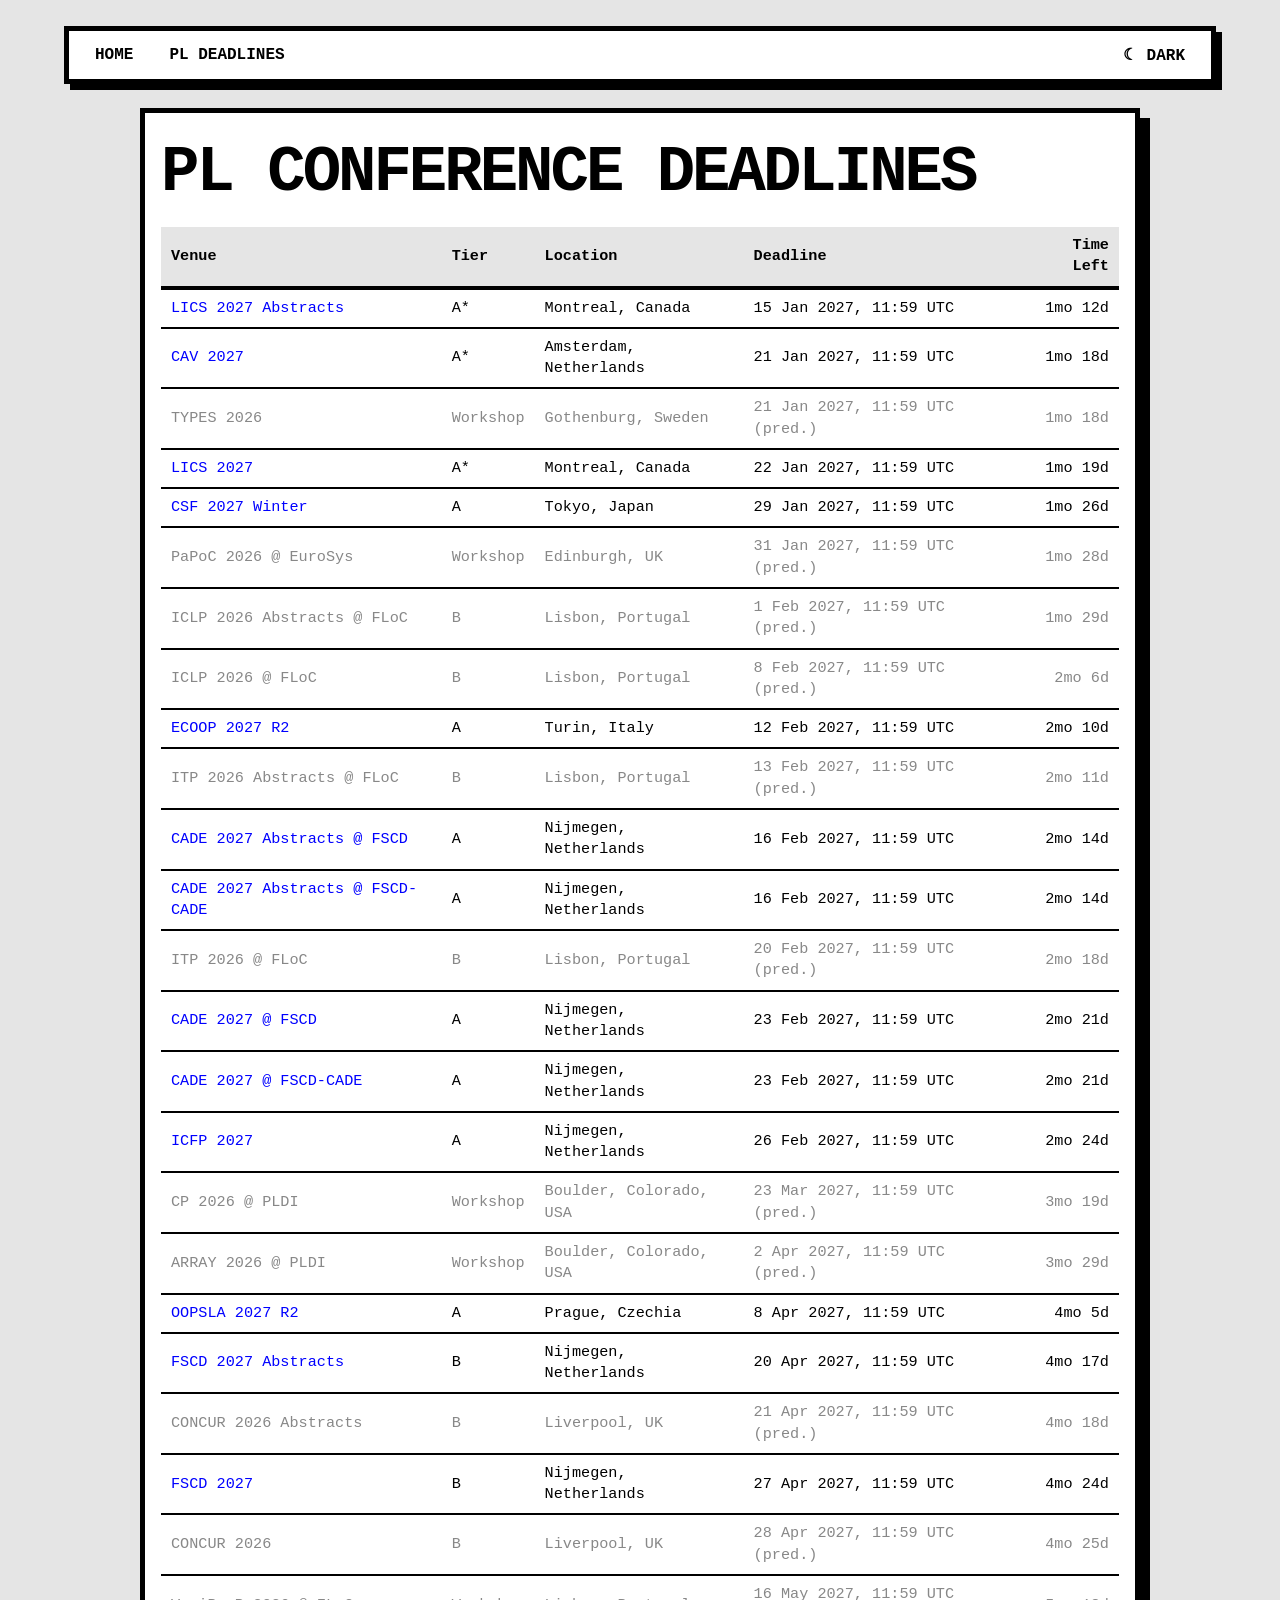
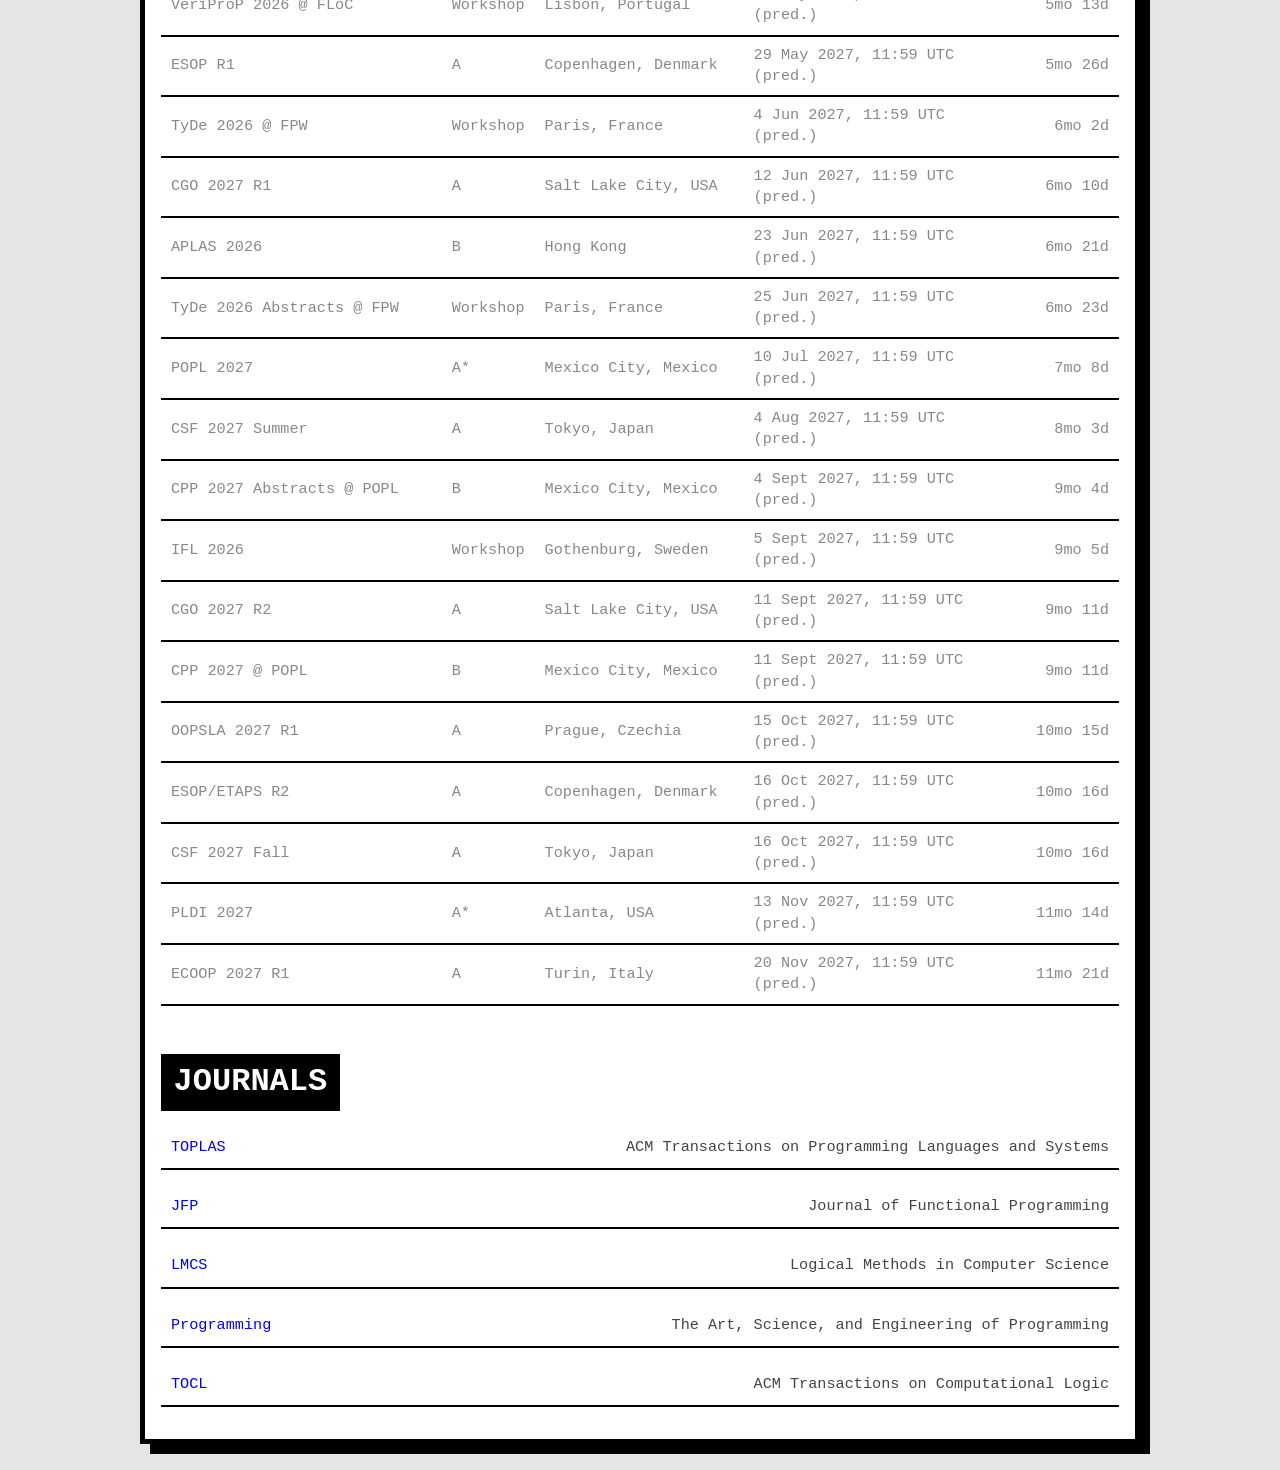
<file: conference_deadlines.html>
<!DOCTYPE html>
<html lang="en">
<head>
<meta charset="UTF-8">
<meta name="viewport" content="width=device-width, initial-scale=1.0">
<title>PL Conference Deadlines</title>
<script>(function(){try{var t=localStorage.getItem('theme');if(!t)t=matchMedia('(prefers-color-scheme:dark)').matches?'dark':'light';document.documentElement.setAttribute('data-theme',t)}catch(e){}})();</script>
<link rel="stylesheet" href="style.css">
</head>
<body class="deadlines-page">

    <nav class="top-nav">
        <a href="index.html">Home</a>
        <a href="conference_deadlines.html">PL Deadlines</a>
        <button class="theme-toggle" aria-label="Toggle colour scheme"></button>
    </nav>

<div class="compact-container">
<h1>PL Conference Deadlines</h1>
<table class="compact-table">
  <thead>
    <tr>
      <th>Venue</th>
      <th>Tier</th>
      <th>Location</th> <!-- Added Location Header -->
      <th>Deadline</th>
      <th class="countdown">Time Left</th>
    </tr>
  </thead>
  <tbody id="table-body">
    <!-- Populated dynamically by JavaScript -->
  </tbody>
</table>

<h2>Journals</h2>
<ul class="journal-list">
  <li>
    <a href="https://dl.acm.org/journal/toplas" target="_blank" rel="noopener noreferrer">TOPLAS</a>
    <span class="desc">ACM Transactions on Programming Languages and Systems</span>
  </li>
  <li>
    <a href="https://jfp.episciences.org/" target="_blank" rel="noopener noreferrer">JFP</a>
    <span class="desc">Journal of Functional Programming</span>
  </li>
  <li>
    <a href="https://lmcs.episciences.org/" target="_blank" rel="noopener noreferrer">LMCS</a>
    <span class="desc">Logical Methods in Computer Science</span>
  </li>
  <li>
    <a href="https://programming-journal.org/" target="_blank" rel="noopener noreferrer">Programming</a>
    <span class="desc">The Art, Science, and Engineering of Programming</span>
  </li>
  <li>
    <a href="https://dl.acm.org/journal/tocl" target="_blank" rel="noopener noreferrer">TOCL</a>
    <span class="desc">ACM Transactions on Computational Logic</span>
  </li>
</ul>
</div>
</body>
<script type="text/csv" id="csv-data">
name,tier,date,location,url
"POPL 2027","A*","2026-07-09","Mexico City, Mexico","https://conf.researchr.org/home/POPL-2027"
"PLDI 2027","A*","2026-11-12","Atlanta, USA","https://pldi27.sigplan.org/"
"LICS 2027 Abstracts","A*","2027-01-14","Montreal, Canada","https://lics.siglog.org/lics27/"
"LICS 2027","A*","2027-01-21","Montreal, Canada","https://lics.siglog.org/lics27/"
"CAV 2027","A*","2027-01-20","Amsterdam, Netherlands","https://conferences.i-cav.org/2027/"
"OOPSLA 2027 R2","A","2027-04-07","Prague, Czechia","https://2027.splashcon.org/track/splashoopsla2027"
"OOPSLA 2027 R1","A","2026-10-14","Prague, Czechia","https://2027.splashcon.org/track/splashoopsla2027"
"ICFP 2027","A","2027-02-25","Nijmegen, Netherlands","https://icfp27.sigplan.org/"
"ESOP R1","A","2026-05-28","Copenhagen, Denmark","https://etaps.org/2027/conferences/esop/"
"ESOP/ETAPS R2","A","2026-10-15","Copenhagen, Denmark","https://etaps.org/2027/conferences/esop/"
"ECOOP 2027 R1","A","2026-11-19","Turin, Italy","https://2027.ecoop.org/"
"ECOOP 2027 R2","A","2027-02-11","Turin, Italy","https://2027.ecoop.org/"
"CGO 2027 R1","A","2026-06-11","Salt Lake City, USA","https://conf.researchr.org/track/cgo-2027/cgo-2027-papers"
"CGO 2027 R2","A","2026-09-10","Salt Lake City, USA","https://conf.researchr.org/track/cgo-2027/cgo-2027-papers"
"CSF 2027 Summer","A","2026-08-03","Tokyo, Japan","https://csf2027.ieee-security.org/cfp.html"
"CSF 2027 Fall","A","2026-10-15","Tokyo, Japan","https://csf2027.ieee-security.org/cfp.html"
"CSF 2027 Winter","A","2027-01-28","Tokyo, Japan","https://csf2027.ieee-security.org/cfp.html"
"ITP 2026 Abstracts @ FLoC","B","2026-02-12","Lisbon, Portugal","https://itp-conference-2026.github.io/"
"ITP 2026 @ FLoC","B","2026-02-19","Lisbon, Portugal","https://itp-conference-2026.github.io/"
"CPP 2027 Abstracts @ POPL","B","2026-09-03","Mexico City, Mexico","https://popl27.sigplan.org/home/CPP-2027"
"CPP 2027 @ POPL","B","2026-09-10","Mexico City, Mexico","https://popl27.sigplan.org/home/CPP-2027"
"FSCD 2027 Abstracts","B","2027-04-19","Nijmegen, Netherlands","https://fscd-conference.org/2027"
"FSCD 2027","B","2027-04-26","Nijmegen, Netherlands","https://fscd-conference.org/2027"
"ICLP 2026 Abstracts @ FLoC","B","2026-01-31","Lisbon, Portugal","https://www.semsys.aau.at/events/iclp2026/"
"ICLP 2026 @ FLoC","B","2026-02-07","Lisbon, Portugal","https://www.semsys.aau.at/events/iclp2026/"
"CADE 2027 Abstracts @ FSCD","A","2027-02-15","Nijmegen, Netherlands","https://fscd-cade.science.ru.nl/"
"CADE 2027 @ FSCD","A","2027-02-22","Nijmegen, Netherlands","https://fscd-cade.science.ru.nl/"
"CADE 2027 Abstracts @ FSCD-CADE","A","2027-02-15","Nijmegen, Netherlands","https://fscd-cade.science.ru.nl/calls/papers-cade"
"CADE 2027 @ FSCD-CADE","A","2027-02-22","Nijmegen, Netherlands","https://fscd-cade.science.ru.nl/calls/papers-cade"
"TYPES 2026","Workshop","2026-01-20","Gothenburg, Sweden","https://types2026.cse.chalmers.se/"
"CONCUR 2026 Abstracts","B","2026-04-20","Liverpool, UK","https://confest-2026.github.io/concur/"
"CONCUR 2026","B","2026-04-27","Liverpool, UK","https://confest-2026.github.io/concur/"
"APLAS 2026","B","2026-06-22","Hong Kong","https://conf.researchr.org/track/aplas-atva-2026/aplas-2026"
"CP 2026 @ PLDI","Workshop","2026-03-22","Boulder, Colorado, USA","https://pldi26.sigplan.org/home/cp-2026"
"ARRAY 2026 @ PLDI","Workshop","2026-04-01","Boulder, Colorado, USA","https://pldi26.sigplan.org/home/ARRAY-2026"
"PaPoC 2026 @ EuroSys","Workshop","2026-01-30","Edinburgh, UK","https://papoc-workshop.github.io/2026/index.html"
"VeriProP 2026 @ FLoC","Workshop","2026-05-15","Lisbon, Portugal","https://veriprop.github.io/2026/"
"TyDe 2026 @ FPW","Workshop","2026-06-03","Paris, France","https://tydeworkshop.org/2026"
"TyDe 2026 Abstracts @ FPW","Workshop","2026-06-24","Paris, France","https://tydeworkshop.org/2026"
"IFL 2026","Workshop","2026-09-04","Gothenburg, Sweden","https://ifl26.cse.chalmers.se/"
</script>
<script>

// Simple CSV parser to convert the text into an array of objects
function parseCSV(csvText) {
  const lines = csvText.trim().split('\n');
  if (lines.length === 0) return [];
  
  // Extract and clean headers
  const headers = lines[0].split(',').map(h => h.trim().replace(/^"|"$/g, ''));
  const data = [];

  for (let i = 1; i < lines.length; i++) {
    const rowStr = lines[i].trim();
    if (!rowStr) continue;

    const values = [];
    let inQuotes = false;
    let currentVal = '';
    
    // Character-by-character parsing to correctly handle commas inside quotes
    for (let char of rowStr) {
      if (char === '"') {
        inQuotes = !inQuotes;
      } else if (char === ',' && !inQuotes) {
        values.push(currentVal);
        currentVal = '';
      } else {
        currentVal += char;
      }
    }
    values.push(currentVal);

    const obj = {};
    headers.forEach((header, index) => {
      let val = values[index] !== undefined ? values[index].trim() : '';
      
      // Remove wrapping quotes if they exist
      if (val.startsWith('"') && val.endsWith('"')) {
        val = val.slice(1, -1);
      }
      
      // Convert empty strings to null so logic like `d.date` correctly identifies TBA
      obj[header] = val === '' ? null : val;
    });
    data.push(obj);
  }
  return data;
}

function formatTimeLeft(diffMs) {
  if (diffMs < 0) return "Past";
  const days = Math.ceil(diffMs / (1000 * 60 * 60 * 24));
  if (days === 0) return "Today";
  if (days === 1) return "1 day";
  
  const months = Math.floor(days / 30);
  if (months > 0) {
    const remainDays = days % 30;
    return remainDays > 0 ? `${months}mo ${remainDays}d` : `${months}mo`;
  }
  return `${days} days`;
}
function renderTable(data) {
  const tbody = document.getElementById('table-body');
  tbody.innerHTML = '';
  const now = new Date();
  
  data.forEach(d => {
    if (d.date) {
      let originalDateObj = new Date(d.date + "T23:59:59-12:00");
      let dateObj = new Date(originalDateObj);
      let wasPast = originalDateObj < now;
      let predicted = false;

      // If original date has passed, predict next year's deadline
      if (wasPast) {
        dateObj.setFullYear(dateObj.getFullYear() + 1);
        predicted = true;
      }

      d.originalDateObj = originalDateObj;
      d.dateObj = dateObj;
      d.diff = d.dateObj - now;
      d.wasPast = wasPast;   // keep row grey if true
      d.isTBA = false;
      d.predicted = predicted;
    } else {
      d.isTBA = true;
      d.wasPast = false;
      d.predicted = false;
    }
  });

  // Sort entries: Upcoming/predicted (soonest first) -> TBA
  const upcoming = data
    .filter(d => !d.isTBA)
    .sort((a, b) => a.diff - b.diff);

  const tba = data.filter(d => d.isTBA);

  const sortedData = [...upcoming, ...tba];

  sortedData.forEach(d => {
    const tr = document.createElement('tr');

    if (d.wasPast) tr.className = 'past';
    if (d.isTBA) tr.className = 'tba';
    
    let dateStr = "TBA";
    let timeStr = "-";
    
    if (!d.isTBA) {
      dateStr = d.dateObj.toLocaleString('en-GB', { 
        year: 'numeric', 
        month: 'short', 
        day: 'numeric',
        hour: '2-digit',
        minute: '2-digit',
        hour12: false,
        timeZoneName: 'short'
      });

      if (d.predicted) {
        dateStr += " (pred.)";
      }

      timeStr = formatTimeLeft(d.diff);
    }

    const linkUrl = d.url || `https://www.google.com/search?q=${encodeURIComponent(d.name + " submission deadline")}`;
    
    tr.innerHTML = `
      <td><a href="${linkUrl}" target="_blank" rel="noopener noreferrer">${d.name}</a></td>
      <td>${d.tier}</td>
      <td>${d.location || 'TBD'}</td>
      <td>${dateStr}</td>
      <td class="countdown">${timeStr}</td>
    `;
    tbody.appendChild(tr);
  });
}



function init() {
  try {
    // Read the raw CSV text directly from the HTML script tag
    const csvText = document.getElementById('csv-data').textContent;
    
    // Parse the data and render the table
    const data = parseCSV(csvText);
    renderTable(data);
  } catch (error) {
    console.error("Failed to parse inline conference data:", error);
    const tbody = document.getElementById('table-body');
    if (tbody) {
      tbody.innerHTML = '<tr><td colspan="5" style="text-align:center; color:red;">Error loading schedule data.</td></tr>';
    }
  }
}
init();
</script>
<script src="theme.js"></script>
</html>
</file>
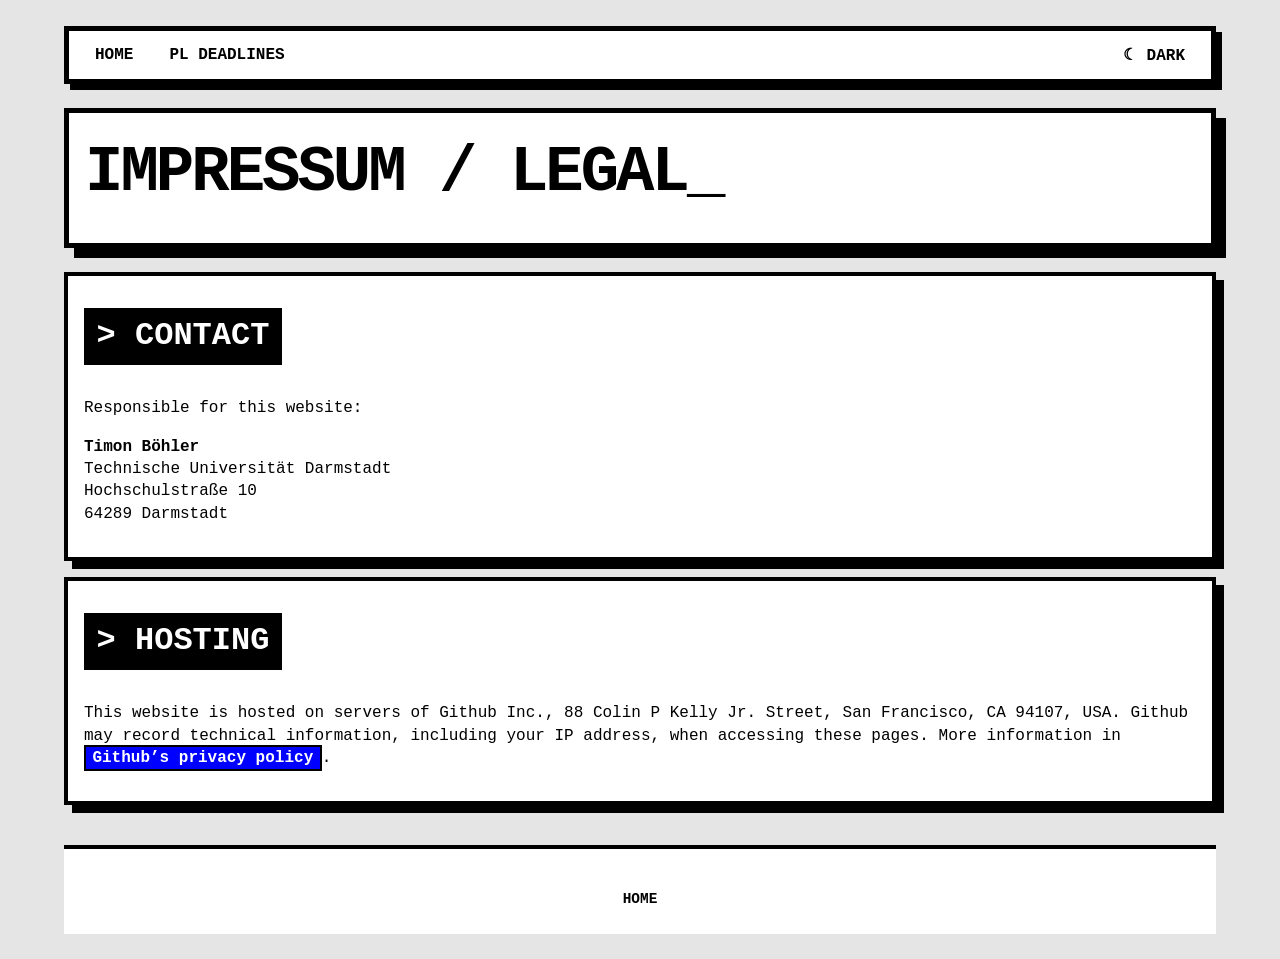
<file: impressum.html>
<!DOCTYPE html>
<html lang="en">
<head>
    <meta charset="UTF-8">
    <meta name="viewport" content="width=device-width, initial-scale=1.0">
    <title>Impressum / Legal - Timon Böhler</title>
    <script>(function(){try{var t=localStorage.getItem('theme');if(!t)t=matchMedia('(prefers-color-scheme:dark)').matches?'dark':'light';document.documentElement.setAttribute('data-theme',t)}catch(e){}})();</script>
    <link rel="stylesheet" href="style.css">
</head>
<body>

    <nav class="top-nav">
        <a href="index.html">Home</a>
        <a href="conference_deadlines.html">PL Deadlines</a>
        <button class="theme-toggle" aria-label="Toggle colour scheme"></button>
    </nav>

    <header>
        <h1>IMPRESSUM / LEGAL<span class="cursor-blink">_</span></h1>
    </header>

    <main>
        <section id="contact">
            <div class="paper-card" style="margin-bottom: 1rem;">
                <h2>> CONTACT</h2>
                <p>Responsible for this website:</p>
                <p>
                    <strong>Timon Böhler</strong><br>
                    Technische Universität Darmstadt<br>
                    Hochschulstraße 10<br>
                    64289 Darmstadt
                </p>
            </div>
        </section>

        <section id="hosting">
            <div class="paper-card" style="margin-bottom: 1rem;">
                <h2>> HOSTING</h2>
                <p>This website is hosted on servers of Github Inc., 88 Colin P Kelly Jr. Street, San Francisco, CA 94107, USA. Github may record technical information, including your IP address, when accessing these pages. More information in <a class="external-link" href="https://docs.github.com/en/github/site-policy/github-privacy-statement" target="_blank">Github’s privacy policy</a>.</p>
            </div>
        </section>
    </main>

    <footer>
        <div class="footer-links">
            <a href="index.html">Home</a>
        </div>
    </footer>

    <script src="theme.js"></script>
</body>
</html>
</file>
<file: style.css>
/* Brutalist Design System */
:root {
    --bg: #e5e5e5;
    --fg: #000;
    --card-bg: #fff;
    --ink: #000;
    --link: #0000ff;
    --link-hover-bg: #ff00ff;
    --card-hover-bg: #ffff00;
    --badge-bg: #ff0000;
    --block-bg: #000;
    --block-fg: #fff;
    --award-bg: #ffcc00;
    --table-th-bg: #e5e5e5;
    --muted: #666;
    --dim: #444;
    --past: #888;
    --grid-line: rgba(0,0,0,0.2);
    --btn-bg: #00ffff;
    --input-bg: #fff;
}

[data-theme="dark"] {
    --bg: #1a1a1a;
    --fg: #e5e5e5;
    --card-bg: #232323;
    --ink: #e5e5e5;
    --link: #9999ff;
    --link-hover-bg: #ff00ff;
    --card-hover-bg: #ffff00;
    --badge-bg: #ff0000;
    --block-bg: #e5e5e5;
    --block-fg: #000;
    --award-bg: #ffcc00;
    --table-th-bg: #2a2a2a;
    --muted: #888;
    --dim: #999;
    --past: #666;
    --grid-line: rgba(255,255,255,0.18);
    --btn-bg: #00ffff;
    --input-bg: #1a1a1a;
}

* {
    box-sizing: border-box;
}
body {
    background-color: var(--bg);
    color: var(--fg);
    font-family: 'Courier New', Courier, monospace;
    margin: 0;
    padding: 2vw 5vw;
    line-height: 1.4;
}
header {
    border: 5px solid var(--ink);
    padding: 1rem;
    margin-bottom: 1.5rem;
    background-color: var(--card-bg);
    box-shadow: 10px 10px 0px var(--ink);
}
a {
    color: var(--link);
    text-decoration: none;
}
h1 {
    font-size: clamp(2rem, 5vw, 4rem);
    margin: 0 0 0.5rem 0;
    text-transform: uppercase;
    letter-spacing: -3px;
    word-wrap: break-word;
}
h2 {
    font-size: 2rem;
    background: var(--block-bg);
    color: var(--block-fg);
    display: inline-block;
    padding: 0.2rem 0.6rem;
    margin-top: 1rem;
    margin-bottom: 1rem;
    text-transform: uppercase;
    border: 3px solid var(--ink);
}
.subtitle {
    font-size: 1.2rem;
    font-weight: bold;
    border-bottom: 3px dashed var(--ink);
    padding-bottom: 0.5rem;
    margin-bottom: 0.5rem;
}
a.external-link {
    color: #fff;
    background-color: #0000ff;
    text-decoration: none;
    padding: 0.1rem 0.4rem;
    border: 2px solid var(--ink);
    font-weight: bold;
    transition: all 0.2s;
}
a.external-link:hover {
    background-color: var(--link-hover-bg);
    color: #fff;
}
a.paper-link {
    text-decoration: none;
    color: inherit;
    display: block;
}
a.paper-link:hover .paper-card {
    background-color: var(--card-hover-bg);
    color: #000;
    transform: translate(2px, 2px);
    box-shadow: 6px 6px 0px var(--ink);
}
a.paper-link:active .paper-card {
    transform: translate(8px, 8px);
    box-shadow: 0px 0px 0px var(--ink);
}
ul {
    list-style-type: none;
    padding-left: 0;
}
li {
    margin-bottom: 1rem;
}
.paper-card {
    background: var(--card-bg);
    padding: 1rem;
    border: 4px solid var(--ink);
    box-shadow: 8px 8px 0px var(--ink);
    transition: all 0.1s ease;
    position: relative;
}
.year-badge {
    position: absolute;
    top: -10px;
    right: -10px;
    background: var(--badge-bg);
    color: #fff;
    padding: 0.3rem 0.8rem;
    font-weight: bold;
    font-size: 1rem;
    border: 3px solid var(--ink);
    transform: rotate(5deg);
}
.paper-title {
    display: block;
    font-size: 1.2rem;
    font-weight: 900;
    margin-bottom: 0.5rem;
    text-transform: uppercase;
    padding-right: 3rem;
}
.paper-authors {
    font-size: 1rem;
    margin-bottom: 0.3rem;
}
.paper-venue {
    display: inline-block;
    background: var(--block-bg);
    color: var(--block-fg);
    padding: 0.3rem 0.6rem;
    font-weight: bold;
    font-size: 0.9rem;
    text-transform: uppercase;
}
.paper-award {
    display: inline-block;
    background: var(--award-bg);
    color: #000;
    padding: 0.3rem 0.6rem;
    font-weight: bold;
    font-size: 0.9rem;
    text-transform: uppercase;
    border: 2px solid var(--ink);
    margin-left: 0.5rem;
}
.paper-doi {
    display: inline-block;
    margin-left: 0.8rem;
    font-size: 0.8rem;
    color: var(--muted);
    word-break: break-all;
}
footer {
    margin-top: 2.5rem;
    border-top: 4px solid var(--ink);
    padding-top: 1.5rem;
    padding-bottom: 1.5rem;
    font-weight: bold;
    text-transform: uppercase;
    font-size: 1rem;
    text-align: center;
    background: var(--card-bg);
}
.footer-links {
    margin-top: 1rem;
    font-size: 0.9rem;
}
.footer-links a {
    color: var(--fg);
    text-decoration: none;
}
.footer-links a:hover {
    background: var(--ink);
    color: var(--bg);
}
.cursor-blink {
    animation: blink 1s step-end infinite;
}
@keyframes blink {
    50% { opacity: 0; }
}

/* Navigation */
nav.top-nav {
    border: 5px solid var(--ink);
    padding: 0.5rem 1rem;
    margin-bottom: 1.5rem;
    background-color: var(--card-bg);
    box-shadow: 6px 6px 0px var(--ink);
    display: flex;
    gap: 1rem;
    font-weight: bold;
    text-transform: uppercase;
}
nav.top-nav a {
    color: var(--fg);
    text-decoration: none;
    padding: 0.2rem 0.5rem;
    border: 2px solid transparent;
}
nav.top-nav a:hover {
    background-color: var(--ink);
    color: var(--bg);
    border: 2px solid var(--ink);
}

/* Theme Toggle */
.theme-toggle {
    margin-left: auto;
    background: none;
    border: 2px solid transparent;
    color: var(--fg);
    font-family: inherit;
    font-size: inherit;
    font-weight: bold;
    text-transform: uppercase;
    cursor: pointer;
    padding: 0.2rem 0.5rem;
}
.theme-toggle:hover {
    background: var(--ink);
    color: var(--bg);
    border: 2px solid var(--ink);
}
.theme-toggle:focus-visible {
    outline: 2px solid var(--link);
    outline-offset: 2px;
}

/* Home Page */
.home main ul {
    margin: 0;
}
.home h2 {
    font-size: 1.75rem;
    margin: 1.25rem 0 0.75rem;
}
.home .paper-card {
    padding: 0.75rem 1rem;
}
.home .paper-title {
    margin-bottom: 0.3rem;
}
ul.compact-list {
    background: var(--card-bg);
    border: 4px solid var(--ink);
    box-shadow: 8px 8px 0px var(--ink);
}
ul.compact-list li {
    display: grid;
    grid-template-columns: 8.5rem 1fr;
    column-gap: 1rem;
    margin: 0;
    padding: 0.5rem 0.75rem;
    border-bottom: 2px solid var(--ink);
}
ul.compact-list li:last-child {
    border-bottom: 0;
}
.compact-list .term {
    grid-row: span 2;
    align-self: start;
    justify-self: start;
    background: var(--badge-bg);
    color: #fff;
    padding: 0.1rem 0.4rem;
    font-weight: bold;
    font-size: 0.85rem;
}
.compact-list .item-title {
    font-weight: 900;
    text-transform: uppercase;
}
.compact-list .item-role {
    font-size: 0.9rem;
}

@media (max-width: 600px) {
    body {
        padding: 0.75rem 1rem;
    }
    nav.top-nav {
        border-width: 3px;
        box-shadow: 4px 4px 0px var(--ink);
        margin-bottom: 1rem;
        padding: 0.4rem 0.5rem;
        gap: 0.25rem;
    }
    header {
        border-width: 3px;
        box-shadow: 5px 5px 0px var(--ink);
        padding: 0.75rem;
        margin-bottom: 1rem;
    }
    h1 {
        letter-spacing: -2px;
        margin-bottom: 0.25rem;
    }
    .subtitle {
        font-size: 0.95rem;
    }
    header p {
        margin: 0.5rem 0 0;
    }
    header a.external-link {
        display: inline-block;
        margin: 0.2rem 0.3rem 0 0;
        font-size: 0.85rem;
    }
    footer {
        margin-top: 1.5rem;
        padding: 1rem 0;
    }

    .home h2 {
        font-size: 1.25rem;
        margin: 1rem 0 0.6rem;
        border-width: 2px;
    }
    .home li {
        margin-bottom: 0.8rem;
    }
    .home .paper-card {
        padding: 0.6rem 0.7rem;
        border-width: 3px;
        box-shadow: 4px 4px 0px var(--ink);
    }
    .home a.paper-link:hover .paper-card {
        box-shadow: 2px 2px 0px var(--ink);
    }
    .home a.paper-link:active .paper-card {
        transform: translate(4px, 4px);
    }
    .home .year-badge {
        font-size: 0.8rem;
        padding: 0.1rem 0.45rem;
        top: -8px;
        right: -6px;
        border-width: 2px;
    }
    .home .paper-title {
        font-size: 0.95rem;
        margin-bottom: 0.25rem;
        padding-right: 2.75rem;
    }
    .home .paper-authors {
        font-size: 0.85rem;
    }
    .home .paper-venue,
    .home .paper-award {
        font-size: 0.75rem;
        padding: 0.15rem 0.4rem;
    }
    .home .paper-award {
        margin-left: 0.3rem;
    }
    .home .paper-doi {
        display: none;
    }
    ul.compact-list {
        border-width: 3px;
        box-shadow: 4px 4px 0px var(--ink);
    }
    ul.compact-list li {
        display: block;
        padding: 0.45rem 0.6rem;
        font-size: 0.85rem;
    }
    .compact-list .term {
        display: inline-block;
        margin-right: 0.4rem;
        font-size: 0.75rem;
    }
    .compact-list .item-role {
        display: block;
    }
}

/* Compact Format (for Deadlines) */
.compact-container {
    max-width: 1000px;
    margin: 0 auto;
    background: var(--card-bg);
    border: 5px solid var(--ink);
    padding: 1rem;
    box-shadow: 10px 10px 0px var(--ink);
}
table.compact-table { 
    width: 100%; 
    border-collapse: collapse; 
    font-size: 0.95rem;
    margin-bottom: 2rem;
}
.compact-table th, .compact-table td { 
    padding: 8px 10px; 
    text-align: left; 
    border-bottom: 2px solid var(--ink); 
}
.compact-table th { 
    font-weight: 900; 
    background: var(--table-th-bg); 
    border-bottom: 4px solid var(--ink); 
}
.compact-table .past { color: var(--past); }
.compact-table .past a { color: var(--past); background-color: transparent; border: none; }
.compact-table .tba { color: var(--dim); font-style: italic; }
.compact-table .countdown { text-align: right; font-variant-numeric: tabular-nums; }

ul.journal-list {
    list-style: none;
    padding: 0;
    margin: 0;
}
ul.journal-list li {
    padding: 10px 10px;
    border-bottom: 2px solid var(--ink);
    display: flex;
    justify-content: space-between;
    align-items: center;
    font-size: 0.95rem;
}
ul.journal-list .desc {
    color: var(--dim);
    text-align: right;
}
@media (max-width: 600px) {
    body.deadlines-page {
        padding: 0;
    }
    body.deadlines-page .top-nav {
        margin: 0;
        border-left: 0;
        border-right: 0;
        box-shadow: none;
    }
    body.deadlines-page .compact-container {
        max-width: none;
        margin: 0;
        border: 0;
        box-shadow: none;
        padding: 0.75rem 0;
    }
    body.deadlines-page h1,
    body.deadlines-page h2,
    body.deadlines-page .journal-list {
        padding-left: 0.75rem;
        padding-right: 0.75rem;
    }
    body.deadlines-page .compact-table {
        width: 100%;
        table-layout: fixed;
    }
    .compact-table th, .compact-table td { padding: 6px 4px; font-size: 0.85rem; }
    body.deadlines-page .compact-table th,
    body.deadlines-page .compact-table td {
        white-space: normal;
        overflow-wrap: anywhere;
    }
    ul.journal-list li { flex-direction: column; align-items: flex-start; padding: 8px 4px; font-size: 0.85rem; }
    ul.journal-list .desc { text-align: left; margin-top: 4px; font-size: 0.8rem; }
}
</file>
